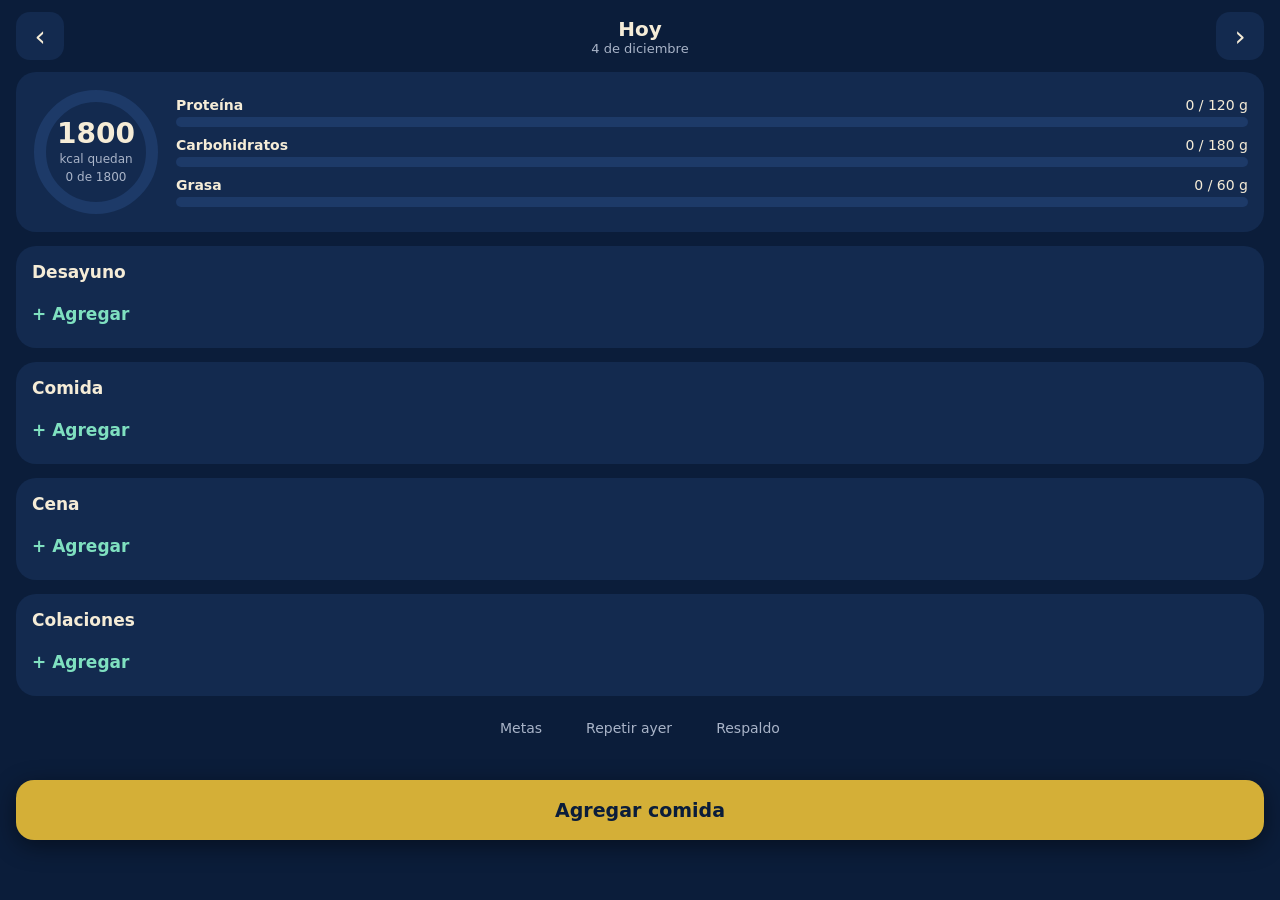
<file: index.html>
<!doctype html>
<html lang="es">
<head>
<meta charset="utf-8">
<meta name="viewport" content="width=device-width,initial-scale=1,viewport-fit=cover">
<title>Karen Macros</title>
<meta name="description" content="Cuenta calorías y macros del día">
<meta name="theme-color" content="#0b1d3a">
<meta name="apple-mobile-web-app-capable" content="yes">
<meta name="mobile-web-app-capable" content="yes">
<meta name="apple-mobile-web-app-status-bar-style" content="black-translucent">
<meta name="apple-mobile-web-app-title" content="Macros">
<link rel="manifest" href="manifest.json">
<link rel="apple-touch-icon" href="icon-180.png">
<link rel="icon" href="icon-192.png">
<style>
:root{
  --navy:#0b1d3a;--navy2:#132a4f;--navy3:#1d3a68;--linea:#2a4778;
  --gold:#d4af37;--mint:#7fe0c0;--cream:#f5ecd7;--muted:#a9b4c8;--rojo:#ff8a7a;
  --prot:#7fe0c0;--carb:#d4af37;--gras:#e8a0bf;
}
*{box-sizing:border-box;-webkit-tap-highlight-color:transparent}
html,body{margin:0;background:var(--navy);color:var(--cream);
  font-family:-apple-system,BlinkMacSystemFont,"Segoe UI",system-ui,sans-serif;font-size:17px}
body{padding:calc(env(safe-area-inset-top) + 8px) 16px calc(env(safe-area-inset-bottom) + 140px)}
button{font:inherit;color:inherit;border:0;background:none;cursor:pointer}
input{font:inherit;font-size:17px}
.muted{color:var(--muted)}
.top{display:flex;align-items:center;justify-content:space-between;margin:4px 0 12px}
.top .nav{width:48px;height:48px;font-size:28px;border-radius:14px;background:var(--navy2)}
.fecha{font-weight:700;font-size:20px;text-align:center}
.fecha small{display:block;font-weight:400;font-size:13px;color:var(--muted)}
.card{background:var(--navy2);border-radius:20px;padding:16px;margin-bottom:14px}
.resumen{display:flex;gap:16px;align-items:center}
.anillo{position:relative;width:128px;height:128px;flex:none}
.anillo svg{transform:rotate(-90deg)}
.anillo .centro{position:absolute;inset:0;display:flex;flex-direction:column;align-items:center;justify-content:center;text-align:center}
.anillo .num{font-size:28px;font-weight:800;line-height:1}
.anillo .lbl{font-size:12px;color:var(--muted);margin-top:4px}
.barras{flex:1;min-width:0;display:flex;flex-direction:column;gap:10px}
.barra .fila{display:flex;justify-content:space-between;font-size:14px;margin-bottom:4px}
.barra .fila b{font-weight:600}
.barra .riel{height:10px;border-radius:5px;background:var(--navy3);overflow:hidden}
.barra .lleno{height:100%;border-radius:5px}
.comida h2{display:flex;justify-content:space-between;align-items:baseline;font-size:17px;margin:0 0 8px}
.comida h2 span{font-size:14px;font-weight:400;color:var(--muted)}
.reg{display:flex;justify-content:space-between;align-items:center;gap:10px;width:100%;text-align:left;
  padding:10px 0;border-top:1px solid var(--linea)}
.reg .n{font-weight:600}
.reg .d{font-size:13px;color:var(--muted)}
.reg .k{font-weight:700;white-space:nowrap}
.mas-chico{margin-top:6px;color:var(--mint);font-weight:600;padding:8px 0}
.abajo{display:flex;justify-content:center;gap:24px;margin-top:8px}
.abajo button{color:var(--muted);font-size:14px;padding:10px}
.principal{display:block;width:100%;height:60px;border-radius:18px;background:var(--gold);color:var(--navy);
  font-weight:800;font-size:19px}
.flota{position:fixed;left:16px;right:16px;width:auto;bottom:calc(env(safe-area-inset-bottom) + 60px);z-index:5;
  box-shadow:0 6px 24px rgba(0,0,0,.45)}
.sec{display:block;width:100%;height:52px;border-radius:16px;background:var(--navy3);font-weight:600;margin-top:10px}
.peligro{color:var(--rojo)}
/* hoja */
.hoja{position:fixed;inset:0;z-index:10;background:var(--navy);overflow-y:auto;-webkit-overflow-scrolling:touch;
  padding:calc(env(safe-area-inset-top) + 8px) 16px calc(env(safe-area-inset-bottom) + 80px)}
.hoja[hidden]{display:none}
.hoja-top{display:flex;align-items:center;justify-content:space-between;margin-bottom:12px}
.hoja-top b{font-size:19px}
.hoja-top button{min-width:72px;height:44px;color:var(--mint);font-weight:600;text-align:left}
.hoja-top span{min-width:72px}
.chips{display:flex;gap:8px;flex-wrap:wrap;margin-bottom:12px}
.chip{padding:10px 14px;border-radius:999px;background:var(--navy2);font-size:15px}
.chip.on{background:var(--mint);color:var(--navy);font-weight:700}
.buscar{width:100%;height:52px;border-radius:14px;border:1px solid var(--linea);background:var(--navy2);
  color:var(--cream);padding:0 14px;outline:none}
.buscar:focus{border-color:var(--mint)}
.grupo{font-size:13px;color:var(--gold);text-transform:uppercase;letter-spacing:.06em;margin:16px 0 4px}
.ali{display:flex;justify-content:space-between;align-items:center;gap:10px;width:100%;text-align:left;
  padding:12px 0;border-bottom:1px solid var(--linea)}
.ali .d{font-size:13px;color:var(--muted)}
.ali .k{white-space:nowrap;color:var(--muted);font-size:14px}
.cant{display:flex;align-items:center;justify-content:center;gap:24px;margin:20px 0}
.cant button{width:64px;height:64px;border-radius:50%;background:var(--navy3);font-size:32px}
.cant .q{font-size:40px;font-weight:800;min-width:90px;text-align:center}
.macros4{display:grid;grid-template-columns:repeat(4,1fr);gap:8px;margin:16px 0 20px;text-align:center}
.macros4 div{background:var(--navy2);border-radius:14px;padding:10px 4px}
.macros4 b{display:block;font-size:20px}
.macros4 span{font-size:12px;color:var(--muted)}
.campo{display:block;margin-bottom:12px}
.campo span{display:block;font-size:14px;color:var(--muted);margin-bottom:4px}
.campo input{width:100%;height:50px;border-radius:12px;border:1px solid var(--linea);background:var(--navy2);
  color:var(--cream);padding:0 12px;outline:none}
.campo input:focus{border-color:var(--mint)}
.dos{display:grid;grid-template-columns:1fr 1fr;gap:10px}
.nota{font-size:14px;color:var(--muted);line-height:1.4}
.aviso{position:fixed;left:50%;transform:translateX(-50%);top:calc(env(safe-area-inset-top) + 12px);z-index:20;
  background:var(--mint);color:var(--navy);font-weight:700;padding:10px 18px;border-radius:999px;font-size:15px}
.vacio{color:var(--muted);font-size:14px;padding:4px 0}
</style>
</head>
<body>
<main id="app"></main>
<button class="principal flota" data-a="agregar">Agregar comida</button>
<section class="hoja" id="hoja" hidden></section>
<div class="aviso" id="aviso" hidden></div>

<script>
'use strict';
// Valores aproximados por porción: [id, nombre, porción, kcal, proteína, carbohidratos, grasa, grupo]
const BASE = [
  ['huevo','Huevo entero','1 pieza',72,6.3,0.4,4.8,'Proteínas'],
  ['clara','Clara de huevo','1 pieza',17,3.6,0.2,0.1,'Proteínas'],
  ['pechuga','Pechuga de pollo cocida','100 g',165,31,0,3.6,'Proteínas'],
  ['muslo','Muslo de pollo sin piel cocido','100 g',180,25,0,8.2,'Proteínas'],
  ['bistec','Bistec de res cocido','100 g',200,29,0,9,'Proteínas'],
  ['molida','Carne molida 90/10 cocida','100 g',217,26,0,12,'Proteínas'],
  ['lomo','Lomo de cerdo cocido','100 g',190,29,0,7.5,'Proteínas'],
  ['atun','Atún en agua (drenado)','1 lata (120 g)',130,29,0,1,'Proteínas'],
  ['salmon','Salmón cocido','100 g',206,22,0,12,'Proteínas'],
  ['tilapia','Pescado blanco (tilapia) cocido','100 g',128,26,0,2.7,'Proteínas'],
  ['camaron','Camarón cocido','100 g',99,24,0.2,0.3,'Proteínas'],
  ['jamon','Jamón de pavo','2 rebanadas (40 g)',45,7,1.5,1,'Proteínas'],
  ['salchicha','Salchicha de pavo','1 pieza',90,5.5,1.5,7,'Proteínas'],
  ['whey','Proteína en polvo','1 scoop (30 g)',120,24,3,1.5,'Proteínas'],
  ['panela','Queso panela','30 g',75,5.4,0.9,5.4,'Lácteos'],
  ['oaxaca','Queso Oaxaca','30 g',95,7,0.5,7,'Lácteos'],
  ['cottage','Queso cottage','½ taza (113 g)',111,12.6,3.8,4.9,'Lácteos'],
  ['griego','Yogur griego natural sin azúcar','150 g',90,15,5.5,0.6,'Lácteos'],
  ['yogur','Yogur natural entero','1 taza',150,8.5,11.4,8,'Lácteos'],
  ['leche','Leche entera','1 taza (240 ml)',150,8,12,8,'Lácteos'],
  ['lechedes','Leche descremada','1 taza (240 ml)',83,8.3,12,0.2,'Lácteos'],
  ['almendra','Leche de almendra sin azúcar','1 taza (240 ml)',35,1,1.5,2.5,'Lácteos'],
  ['tortilla','Tortilla de maíz','1 pieza',64,1.7,13.4,0.8,'Cereales'],
  ['harina','Tortilla de harina','1 pieza',120,3.2,20,3,'Cereales'],
  ['bolillo','Bolillo','1 pieza',165,5.4,32,1.4,'Cereales'],
  ['panblanco','Pan de caja blanco','1 rebanada',67,2.3,12.6,0.8,'Cereales'],
  ['panint','Pan integral','1 rebanada',70,3.5,12,1,'Cereales'],
  ['arroz','Arroz blanco cocido','1 taza',205,4.3,44.5,0.4,'Cereales'],
  ['pasta','Pasta cocida','1 taza',220,8.1,43,1.3,'Cereales'],
  ['avena','Avena en hojuelas (cruda)','½ taza (40 g)',150,5.3,27,2.6,'Cereales'],
  ['granola','Granola','¼ taza (30 g)',135,3,20,5,'Cereales'],
  ['papa','Papa cocida','1 mediana',130,2.9,30,0.2,'Cereales'],
  ['camote','Camote cocido','1 taza',180,4,41,0.3,'Cereales'],
  ['frijol','Frijoles de olla','1 taza',227,15.2,40.8,0.9,'Leguminosas'],
  ['refritos','Frijoles refritos','½ taza',140,7,18,4.5,'Leguminosas'],
  ['platano','Plátano','1 mediano',105,1.3,27,0.4,'Frutas'],
  ['manzana','Manzana','1 mediana',95,0.5,25,0.3,'Frutas'],
  ['naranja','Naranja','1 mediana',62,1.2,15.4,0.2,'Frutas'],
  ['papaya','Papaya','1 taza',62,0.7,15.7,0.4,'Frutas'],
  ['fresas','Fresas','1 taza',48,1,11.5,0.5,'Frutas'],
  ['mango','Mango','1 taza',99,1.4,25,0.6,'Frutas'],
  ['sandia','Sandía','1 taza',46,0.9,11.5,0.2,'Frutas'],
  ['uvas','Uvas','1 taza',104,1.1,27,0.2,'Frutas'],
  ['aguacate','Aguacate','½ pieza',112,1.4,6,10.3,'Grasas'],
  ['brocoli','Brócoli cocido','1 taza',55,3.7,11.2,0.6,'Verduras'],
  ['ensalada','Ensalada verde (lechuga)','2 tazas',10,0.9,2,0.1,'Verduras'],
  ['jitomate','Jitomate','1 pieza',22,1.1,4.8,0.2,'Verduras'],
  ['calabacita','Calabacita cocida','1 taza',27,2,4.9,0.6,'Verduras'],
  ['nopales','Nopales cocidos','1 taza',22,2,4.9,0.1,'Verduras'],
  ['zanahoria','Zanahoria','1 pieza',25,0.6,6,0.1,'Verduras'],
  ['pepino','Pepino','1 taza',18,0.8,4.3,0.1,'Verduras'],
  ['aceite','Aceite (oliva o vegetal)','1 cucharada',120,0,0,14,'Grasas'],
  ['mantequilla','Mantequilla','1 cucharada',102,0.1,0,11.5,'Grasas'],
  ['mayonesa','Mayonesa','1 cucharada',94,0.1,0.1,10.3,'Grasas'],
  ['crema_cac','Crema de cacahuate','1 cucharada',95,3.5,3.5,8,'Grasas'],
  ['almendras','Almendras','28 g (23 piezas)',164,6,6.1,14.2,'Grasas'],
  ['nueces','Nueces','28 g',185,4.3,3.9,18.5,'Grasas'],
  ['cacahuates','Cacahuates','28 g',161,7.3,4.6,14,'Grasas'],
  ['pastor','Taco al pastor','1 pieza',150,8,14,7,'Platillos'],
  ['taco_bistec','Taco de bistec','1 pieza',140,9,13,6,'Platillos'],
  ['quesadilla','Quesadilla de queso (maíz)','1 pieza',180,8,15,10,'Platillos'],
  ['torta','Torta de jamón','1 pieza',450,20,55,16,'Platillos'],
  ['tamal','Tamal (verde o rojo)','1 pieza',280,8,30,14,'Platillos'],
  ['chilaquiles','Chilaquiles rojos con crema','1 plato',450,12,45,25,'Platillos'],
  ['pozole','Pozole rojo','1 plato',350,25,35,12,'Platillos'],
  ['sopa_pasta','Sopa de pasta','1 taza',120,4,20,2.5,'Platillos'],
  ['pizza','Pizza de pepperoni','1 rebanada grande',300,12,34,13,'Platillos'],
  ['hamburguesa','Hamburguesa con queso','1 pieza',300,15,33,12,'Platillos'],
  ['cafe','Café con leche entera','1 taza',75,4,6,4,'Bebidas'],
  ['jugo','Jugo de naranja','1 vaso (240 ml)',112,1.7,26,0.5,'Bebidas'],
  ['refresco','Refresco de cola','1 lata (355 ml)',140,0,39,0,'Bebidas'],
  ['cerveza','Cerveza','1 lata (355 ml)',153,1.6,12.6,0,'Bebidas'],
  ['cerveza_l','Cerveza light','1 lata (355 ml)',103,0.9,5.8,0,'Bebidas'],
  ['concha','Concha (pan dulce)','1 pieza',300,6,45,11,'Dulces'],
  ['maria','Galletas María','6 piezas',130,2,22,4,'Dulces'],
  ['chocolate','Chocolate de leche','1 barra (40 g)',215,3,24,12,'Dulces'],
  ['azucar','Azúcar','1 cucharadita',16,0,4,0,'Dulces'],
  ['miel','Miel','1 cucharada',64,0.1,17.3,0,'Dulces'],
].map(([id,n,por,k,p,c,g,gr])=>({id,n,por,k,p,c,g,gr}));

const COMIDAS = [['desayuno','Desayuno'],['comida','Comida'],['cena','Cena'],['colaciones','Colaciones']];
const CLAVE = 'karen-macros-v1';
const $ = s => document.querySelector(s);
const app = $('#app'), hoja = $('#hoja');

let S = cargar();
let dia = hoy();
let H = {}; // estado de la hoja abierta

function cargar(){
  try{ const s = JSON.parse(localStorage.getItem(CLAVE)); if(s && s.v===1) return s; }catch(e){}
  return {v:1, metas:{k:1800,p:120,c:180,g:60}, dias:{}, mios:[], usos:{}};
}
// Guarda y comprueba leyendo de vuelta; solo confirma con "ok" si de verdad quedó guardado.
function guardar(ok){
  try{
    const txt=JSON.stringify(S); localStorage.setItem(CLAVE, txt);
    if(localStorage.getItem(CLAVE)!==txt) throw 0;
  }catch(e){ aviso('⚠️ No se pudo guardar. Haz un respaldo.', 5000); return false; }
  if(ok) aviso(ok);
  return true;
}
function hoy(){ const d=new Date(); return clave(d); }
function clave(d){ return d.getFullYear()+'-'+String(d.getMonth()+1).padStart(2,'0')+'-'+String(d.getDate()).padStart(2,'0'); }
function deClave(k){ const [a,m,d]=k.split('-').map(Number); return new Date(a,m-1,d); }
function esc(s){ return String(s).replace(/[&<>"']/g,c=>({'&':'&amp;','<':'&lt;','>':'&gt;','"':'&quot;',"'":'&#39;'}[c])); }
function r0(x){ return Math.round(x); }
function r1(x){ return Math.round(x*10)/10; }
function sinAcentos(s){ return s.normalize('NFD').replace(/[̀-ͯ]/g,'').toLowerCase(); }
function fmtQ(q){ const e=Math.floor(q), f=q-e; const fr = f===0.5?'½':f===0.25?'¼':f===0.75?'¾':(f?String(r1(f)).slice(1):''); return (e||!fr? e:'')+fr; }
function todos(){ return [...S.mios, ...BASE]; }
function buscarAli(id){ return todos().find(a=>a.id===id); }
function regsDia(){ return S.dias[dia] || []; }
function totales(regs){
  return regs.reduce((t,r)=>({k:t.k+r.k*r.q, p:t.p+r.p*r.q, c:t.c+r.c*r.q, g:t.g+r.g*r.q}), {k:0,p:0,c:0,g:0});
}
function comidaPorHora(){ const h=new Date().getHours(); return h<11?'desayuno':h<17?'comida':h<19?'colaciones':'cena'; }
function aviso(t,ms){ const a=$('#aviso'); a.textContent=t; a.hidden=false; clearTimeout(aviso.t); aviso.t=setTimeout(()=>a.hidden=true,ms||1800); }

function etiquetaDia(){
  const d=deClave(dia), h=deClave(hoy()), dif=Math.round((d-h)/864e5);
  const nombre = dif===0?'Hoy':dif===-1?'Ayer':dif===1?'Mañana':d.toLocaleDateString('es-MX',{weekday:'long'});
  const fecha = d.toLocaleDateString('es-MX',{day:'numeric',month:'long'});
  return `${nombre[0].toUpperCase()+nombre.slice(1)}<small>${fecha}</small>`;
}

function anillo(v,meta){
  const R=56, L=2*Math.PI*R, f=Math.min(v/(meta||1),1), pasado=v>meta;
  const resta=r0(meta-v);
  return `<div class="anillo">
    <svg width="128" height="128"><circle cx="64" cy="64" r="${R}" fill="none" stroke="var(--navy3)" stroke-width="12"/>
    ${f>0?`<circle cx="64" cy="64" r="${R}" fill="none" stroke="${pasado?'var(--rojo)':'var(--gold)'}" stroke-width="12"
      stroke-linecap="round" stroke-dasharray="${L*f} ${L}"/>`:''}</svg>
    <div class="centro"><div class="num">${Math.abs(resta)}</div><div class="lbl">${resta>=0?'kcal quedan':'kcal de más'}</div>
    <div class="lbl">${r0(v)} de ${meta}</div></div></div>`;
}
function barra(nom,v,meta,col){
  const f=Math.min(v/(meta||1),1)*100;
  return `<div class="barra"><div class="fila"><b>${nom}</b><span>${r0(v)} / ${meta} g</span></div>
    <div class="riel"><div class="lleno" style="width:${f}%;background:${v>meta*1.05?'var(--rojo)':`var(--${col})`}"></div></div></div>`;
}

function render(){
  const regs=regsDia(), t=totales(regs), M=S.metas;
  app.innerHTML = `
  <header class="top">
    <button class="nav" data-a="dia" data-d="-1" aria-label="Día anterior">‹</button>
    <div class="fecha" data-a="hoy">${etiquetaDia()}</div>
    <button class="nav" data-a="dia" data-d="1" aria-label="Día siguiente">›</button>
  </header>
  <section class="card resumen">
    ${anillo(t.k,M.k)}
    <div class="barras">${barra('Proteína',t.p,M.p,'prot')}${barra('Carbohidratos',t.c,M.c,'carb')}${barra('Grasa',t.g,M.g,'gras')}</div>
  </section>
  ${COMIDAS.map(([id,nom])=>{
    const rs=regs.filter(r=>r.m===id), tk=totales(rs).k;
    return `<section class="card comida"><h2>${nom}<span>${rs.length?r0(tk)+' kcal':''}</span></h2>
      ${rs.map(r=>`<button class="reg" data-a="editar" data-id="${r.id}">
        <div><div class="n">${esc(r.n)}</div><div class="d">${fmtQ(r.q)} × ${esc(r.por)} · P ${r0(r.p*r.q)} · C ${r0(r.c*r.q)} · G ${r0(r.g*r.q)}</div></div>
        <div class="k">${r0(r.k*r.q)}</div></button>`).join('')}
      <button class="mas-chico" data-a="agregar" data-m="${id}">+ Agregar</button></section>`;
  }).join('')}
  <nav class="abajo"><button data-a="metas">Metas</button><button data-a="copiar">Repetir ayer</button><button data-a="respaldo">Respaldo</button></nav>`;
}

// ---------- Hoja: agregar ----------
function abrirHoja(html){ hoja.innerHTML=html; hoja.hidden=false; hoja.scrollTop=0; document.body.style.overflow='hidden'; }
function cerrarHoja(){ hoja.hidden=true; hoja.innerHTML=''; document.body.style.overflow=''; H={}; render(); }

function chipsComida(){
  return `<div class="chips">${COMIDAS.map(([id,nom])=>`<button class="chip ${H.m===id?'on':''}" data-a="elegirM" data-m="${id}">${nom}</button>`).join('')}</div>`;
}
function vistaBuscar(){
  abrirHoja(`<div class="hoja-top"><button data-a="cerrar">Cerrar</button><b>Agregar</b><span></span></div>
    <div id="chipsM">${chipsComida()}</div>
    <input class="buscar" id="q" type="search" placeholder="Buscar alimento…" autocomplete="off" value="${esc(H.busca||'')}">
    <div id="lista"></div>
    <button class="sec" data-a="nuevo">+ Alimento nuevo</button>`);
  $('#q').addEventListener('input',e=>{ H.busca=e.target.value; pintarLista(); });
  pintarLista();
}
function filaAli(a){
  return `<button class="ali" data-a="elegir" data-id="${esc(a.id)}"><div><div>${esc(a.n)}${a.mio?' <span class="muted">· mío</span>':''}</div>
    <div class="d">${esc(a.por)} · P ${r1(a.p)} · C ${r1(a.c)} · G ${r1(a.g)}</div></div><div class="k">${r0(a.k)} kcal</div></button>`;
}
function pintarLista(){
  const q=sinAcentos(H.busca||'').trim(), L=todos();
  let html='';
  if(q){
    const r=L.filter(a=>sinAcentos(a.n).includes(q));
    html = r.length? r.map(filaAli).join('') : `<p class="vacio">No está en la lista. Agrégalo con “Alimento nuevo”.</p>`;
  }else{
    const frec=Object.entries(S.usos).sort((a,b)=>b[1]-a[1]).map(([id])=>buscarAli(id)).filter(Boolean).slice(0,8);
    if(frec.length) html+=`<div class="grupo">Frecuentes</div>`+frec.map(filaAli).join('');
    if(S.mios.length) html+=`<div class="grupo">Mis alimentos</div>`+S.mios.map(filaAli).join('');
    const grupos=[...new Set(BASE.map(a=>a.gr))];
    for(const g of grupos) html+=`<div class="grupo">${g}</div>`+BASE.filter(a=>a.gr===g).map(filaAli).join('');
  }
  $('#lista').innerHTML=html;
}

// ---------- Hoja: cantidad ----------
function vistaCantidad(){
  const a=H.ali, q=H.q;
  abrirHoja(`<div class="hoja-top"><button data-a="${H.editId?'cerrar':'volver'}">${H.editId?'Cerrar':'‹ Lista'}</button><b>${H.editId?'Editar':'Cantidad'}</b><span></span></div>
    <div style="font-size:21px;font-weight:700">${esc(a.n)}</div>
    <div class="muted">Porción: ${esc(a.por)}</div>
    <div class="cant"><button data-a="q" data-d="-0.5" aria-label="Menos">−</button><div class="q">${fmtQ(q)}</div><button data-a="q" data-d="0.5" aria-label="Más">+</button></div>
    <div class="chips" style="justify-content:center">${[0.5,1,1.5,2,3].map(v=>`<button class="chip ${q===v?'on':''}" data-a="qfija" data-v="${v}">${fmtQ(v)}</button>`).join('')}</div>
    <div class="macros4">
      <div><b>${r0(a.k*q)}</b><span>kcal</span></div>
      <div><b style="color:var(--prot)">${r0(a.p*q)}</b><span>Proteína</span></div>
      <div><b style="color:var(--carb)">${r0(a.c*q)}</b><span>Carbos</span></div>
      <div><b style="color:var(--gras)">${r0(a.g*q)}</b><span>Grasa</span></div>
    </div>
    ${chipsComida()}
    <button class="principal" data-a="confirmar">${H.editId?'Guardar':'Agregar'}</button>
    ${H.editId?`<button class="sec peligro" data-a="borrar">Borrar de ${COMIDAS.find(c=>c[0]===H.m)[1].toLowerCase()}</button>`:''}`);
}

// ---------- Hoja: alimento nuevo ----------
function vistaNuevo(){
  abrirHoja(`<div class="hoja-top"><button data-a="volver">‹ Lista</button><b>Alimento nuevo</b><span></span></div>
    <label class="campo"><span>Nombre</span><input id="nN" value="${esc(H.busca||'')}" placeholder="Ej. Barra de proteína"></label>
    <label class="campo"><span>Porción</span><input id="nPor" placeholder="Ej. 1 pieza, 100 g, 1 taza"></label>
    <div class="dos">
      <label class="campo"><span>Proteína (g)</span><input id="nP" inputmode="decimal"></label>
      <label class="campo"><span>Carbohidratos (g)</span><input id="nC" inputmode="decimal"></label>
      <label class="campo"><span>Grasa (g)</span><input id="nG" inputmode="decimal"></label>
      <label class="campo"><span>Calorías</span><input id="nK" inputmode="decimal" placeholder="Se calcula sola"></label>
    </div>
    <p class="nota">Copia los datos de la etiqueta. Si dejas las calorías vacías, se calculan con los macros (4 · 4 · 9).</p>
    <button class="principal" data-a="guardarNuevo">Guardar y seguir</button>`);
  $('#nN').focus();
}
function num(id){ const v=parseFloat(($(id).value||'').replace(',','.')); return isFinite(v)&&v>=0?v:0; }

// ---------- Hoja: metas ----------
function vistaMetas(){
  const M=S.metas;
  abrirHoja(`<div class="hoja-top"><button data-a="cerrar">Cerrar</button><b>Metas del día</b><span></span></div>
    <label class="campo"><span>Calorías</span><input id="mK" inputmode="numeric" value="${M.k}"></label>
    <div class="dos">
      <label class="campo"><span>Proteína (g)</span><input id="mP" inputmode="numeric" value="${M.p}"></label>
      <label class="campo"><span>Carbohidratos (g)</span><input id="mC" inputmode="numeric" value="${M.c}"></label>
      <label class="campo"><span>Grasa (g)</span><input id="mG" inputmode="numeric" value="${M.g}"></label>
    </div>
    <p class="nota" id="mNota"></p>
    <button class="principal" data-a="guardarMetas">Guardar metas</button>`);
  const nota=()=>{ const k=num('#mP')*4+num('#mC')*4+num('#mG')*9;
    $('#mNota').textContent=`Tus macros suman ${r0(k)} kcal. Conviene que se acerquen a la meta de calorías.`; };
  hoja.querySelectorAll('input').forEach(i=>i.addEventListener('input',nota)); nota();
}

// ---------- Hoja: respaldo ----------
function vistaRespaldo(){
  const nd=Object.keys(S.dias).filter(k=>S.dias[k].length).length;
  abrirHoja(`<div class="hoja-top"><button data-a="cerrar">Cerrar</button><b>Respaldo</b><span></span></div>
    <p class="nota">Todo se guarda solo en este teléfono (${nd} día${nd===1?'':'s'} con registros, ${S.mios.length} alimento${S.mios.length===1?'':'s'} propio${S.mios.length===1?'':'s'}). Haz un respaldo de vez en cuando y guárdalo en Archivos o mándatelo por WhatsApp.</p>
    <button class="principal" data-a="exportar">Guardar respaldo</button>
    <label class="sec" style="display:flex;align-items:center;justify-content:center">Recuperar respaldo
      <input type="file" id="imp" accept="application/json,.json" hidden></label>`);
  $('#imp').addEventListener('change',importar);
}
async function exportar(){
  const txt=JSON.stringify(S), nombre=`karen-macros-${hoy()}.json`;
  const f=new File([txt],nombre,{type:'application/json'});
  if(navigator.canShare && navigator.canShare({files:[f]})){
    try{ await navigator.share({files:[f],title:'Respaldo Karen Macros'}); return; }catch(e){ if(e.name==='AbortError') return; }
  }
  const a=document.createElement('a'); a.href=URL.createObjectURL(f); a.download=nombre; a.click();
  setTimeout(()=>URL.revokeObjectURL(a.href),5000);
}
function importar(e){
  const f=e.target.files[0]; if(!f) return;
  f.text().then(t=>{
    const s=JSON.parse(t);
    if(!s || s.v!==1 || typeof s.dias!=='object' || !s.metas || !Array.isArray(s.mios) || typeof s.usos!=='object') throw 0;
    if(!confirm('Esto reemplaza lo que hay en el teléfono con el respaldo. ¿Seguir?')) return;
    const antes=S; S=s;
    if(guardar('Respaldo recuperado')) cerrarHoja(); else { S=antes; guardar(); }
  }).catch(()=>aviso('Ese archivo no es un respaldo válido'));
}

// ---------- Acciones ----------
const A = {
  dia(b){ const d=deClave(dia); d.setDate(d.getDate()+Number(b.dataset.d)); dia=clave(d); render(); },
  hoy(){ dia=hoy(); render(); },
  agregar(b){ H={m:b.dataset.m||comidaPorHora(), busca:''}; vistaBuscar(); },
  elegirM(b){ H.m=b.dataset.m; hoja.querySelectorAll('[data-a="elegirM"]').forEach(c=>c.classList.toggle('on',c.dataset.m===H.m)); },
  cerrar: cerrarHoja,
  volver(){ vistaBuscar(); },
  elegir(b){ H.ali=buscarAli(b.dataset.id); H.q=1; H.editId=null; vistaCantidad(); },
  q(b){ H.q=Math.max(0.5, H.q+Number(b.dataset.d)); vistaCantidad(); },
  qfija(b){ H.q=Number(b.dataset.v); vistaCantidad(); },
  confirmar(){
    const a=H.ali, regs=S.dias[dia]||(S.dias[dia]=[]);
    if(H.editId){
      const r=regs.find(x=>x.id===H.editId); r.q=H.q; r.m=H.m;
    }else{
      regs.push({id:Date.now().toString(36)+Math.random().toString(36).slice(2,6), fid:a.id, n:a.n, por:a.por,
        k:a.k, p:a.p, c:a.c, g:a.g, q:H.q, m:H.m});
      S.usos[a.id]=(S.usos[a.id]||0)+1;
    }
    guardar(H.editId?'Guardado':'Agregado'); cerrarHoja();
  },
  editar(b){
    const r=regsDia().find(x=>x.id===b.dataset.id); if(!r) return;
    H={editId:r.id, m:r.m, q:r.q, ali:{id:r.fid,n:r.n,por:r.por,k:r.k,p:r.p,c:r.c,g:r.g}}; vistaCantidad();
  },
  borrar(){ S.dias[dia]=regsDia().filter(x=>x.id!==H.editId); guardar('Borrado'); cerrarHoja(); },
  nuevo(){ vistaNuevo(); },
  guardarNuevo(){
    const n=$('#nN').value.trim(); if(!n){ aviso('Falta el nombre'); return; }
    const p=num('#nP'), c=num('#nC'), g=num('#nG'); let k=num('#nK'); if(!k) k=p*4+c*4+g*9;
    const a={id:'m'+Date.now().toString(36), n, por:$('#nPor').value.trim()||'1 porción', k:r1(k), p, c, g, gr:'Mis alimentos', mio:true};
    S.mios.unshift(a); guardar(); H.ali=a; H.q=1; H.editId=null; vistaCantidad();
  },
  metas: vistaMetas,
  guardarMetas(){
    S.metas={k:r0(num('#mK'))||1800, p:r0(num('#mP')), c:r0(num('#mC')), g:r0(num('#mG'))};
    guardar('Metas guardadas'); cerrarHoja();
  },
  copiar(){
    const d=deClave(dia); d.setDate(d.getDate()-1); const ay=S.dias[clave(d)]||[];
    if(!ay.length){ aviso('El día anterior está vacío'); return; }
    if(!confirm(`¿Copiar los ${ay.length} alimentos del día anterior a este día?`)) return;
    const regs=S.dias[dia]||(S.dias[dia]=[]);
    ay.forEach((r,i)=>regs.push({...r, id:Date.now().toString(36)+i}));
    guardar('Copiado'); render();
  },
  respaldo: vistaRespaldo,
  exportar,
};
document.addEventListener('click',e=>{ const b=e.target.closest('[data-a]'); if(b && A[b.dataset.a]) A[b.dataset.a](b); });
// Si la app se queda abierta de un día para otro, regresa a "hoy" al volver.
let ultimoHoy=hoy();
document.addEventListener('visibilitychange',()=>{ if(!document.hidden && hoy()!==ultimoHoy){ if(dia===ultimoHoy) dia=hoy(); ultimoHoy=hoy(); if(hoja.hidden) render(); } });

render();
if(navigator.storage && navigator.storage.persist) navigator.storage.persist().catch(()=>{});
if('serviceWorker' in navigator) navigator.serviceWorker.register('sw.js').catch(()=>{});
</script>
</body>
</html>
</file>
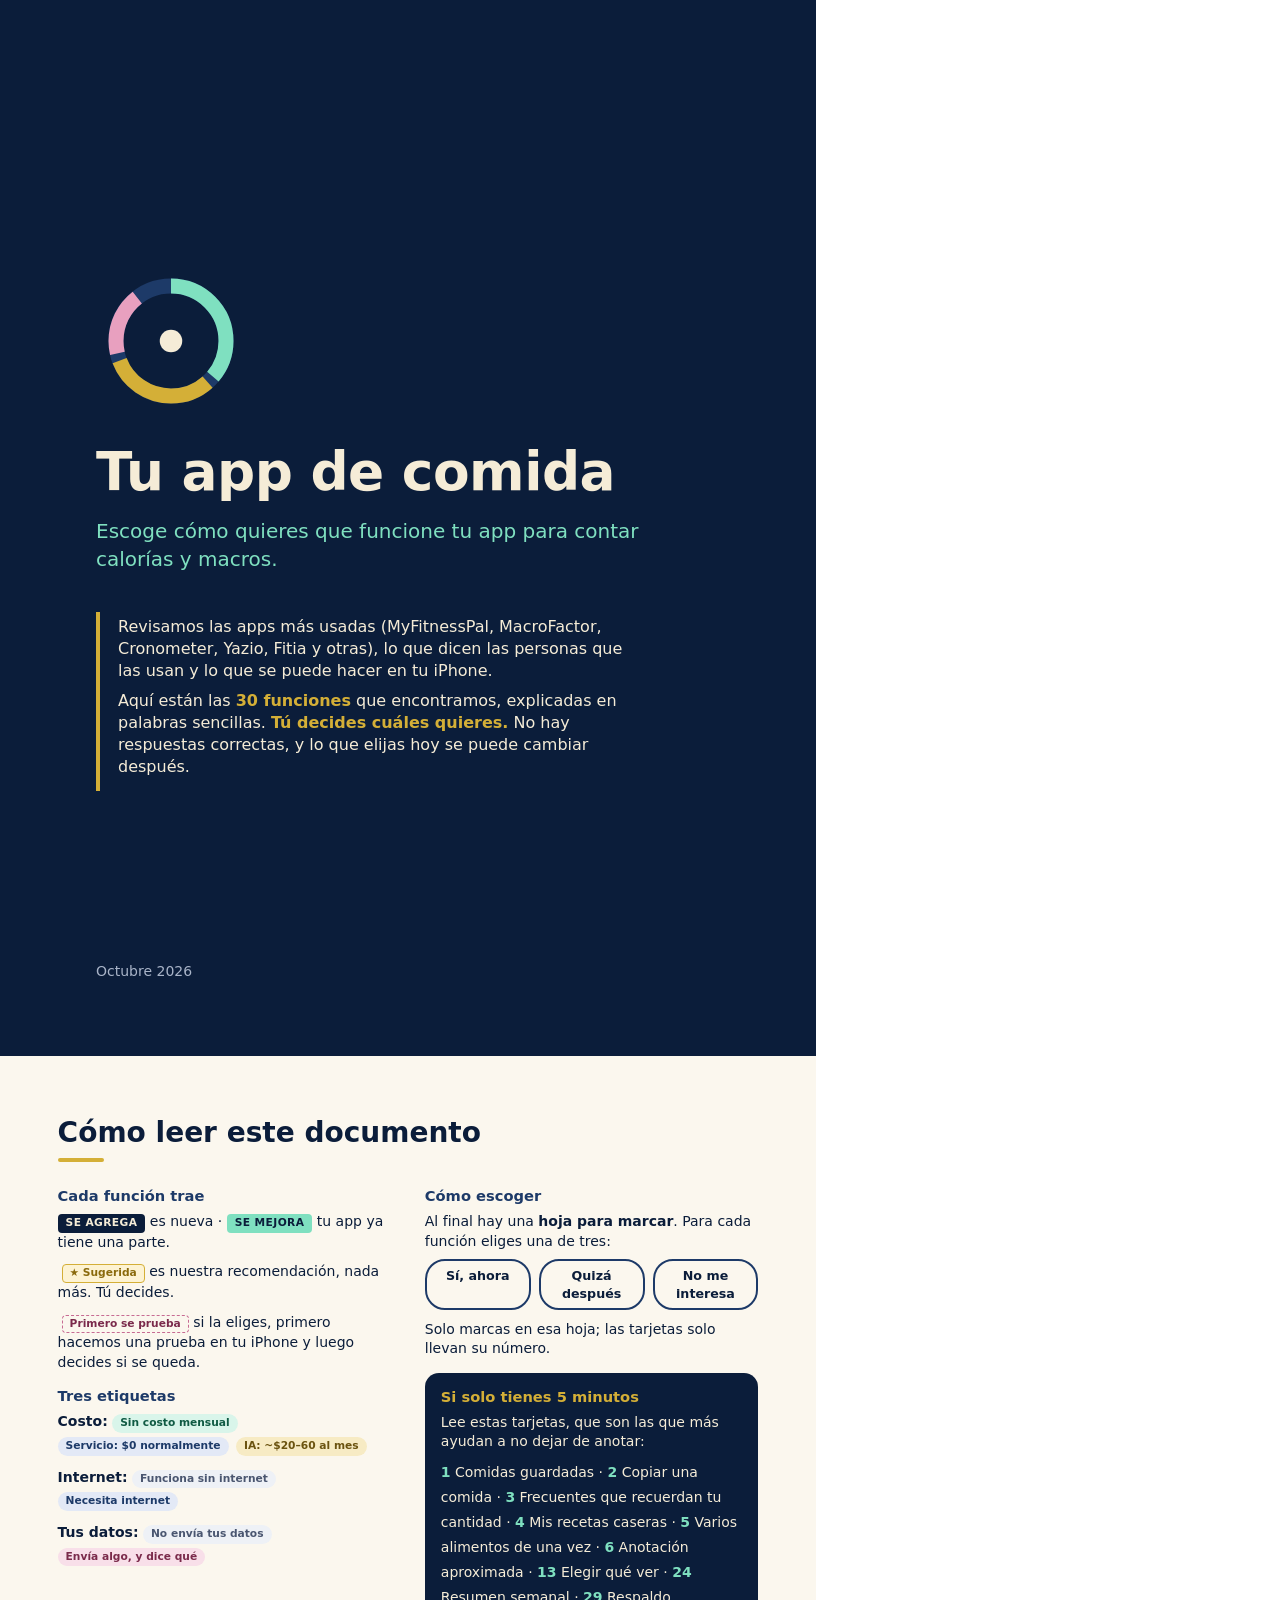
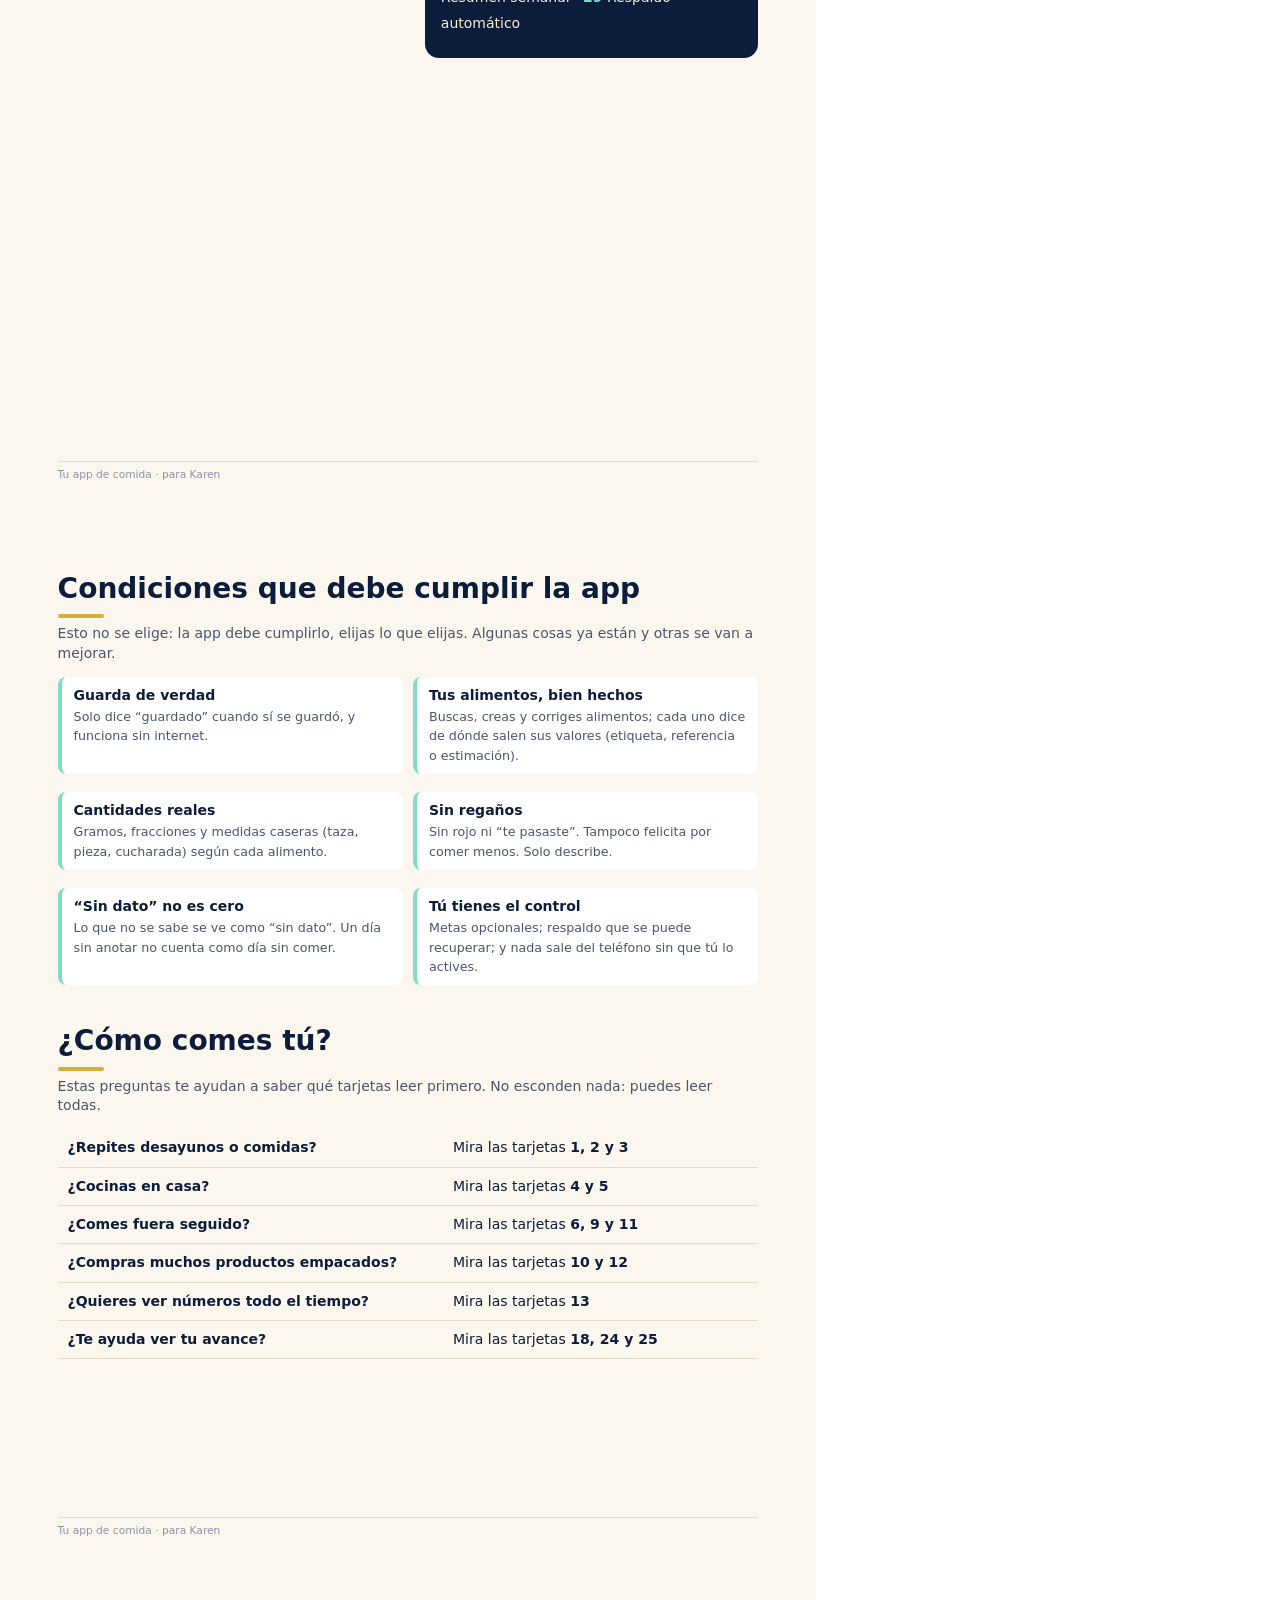
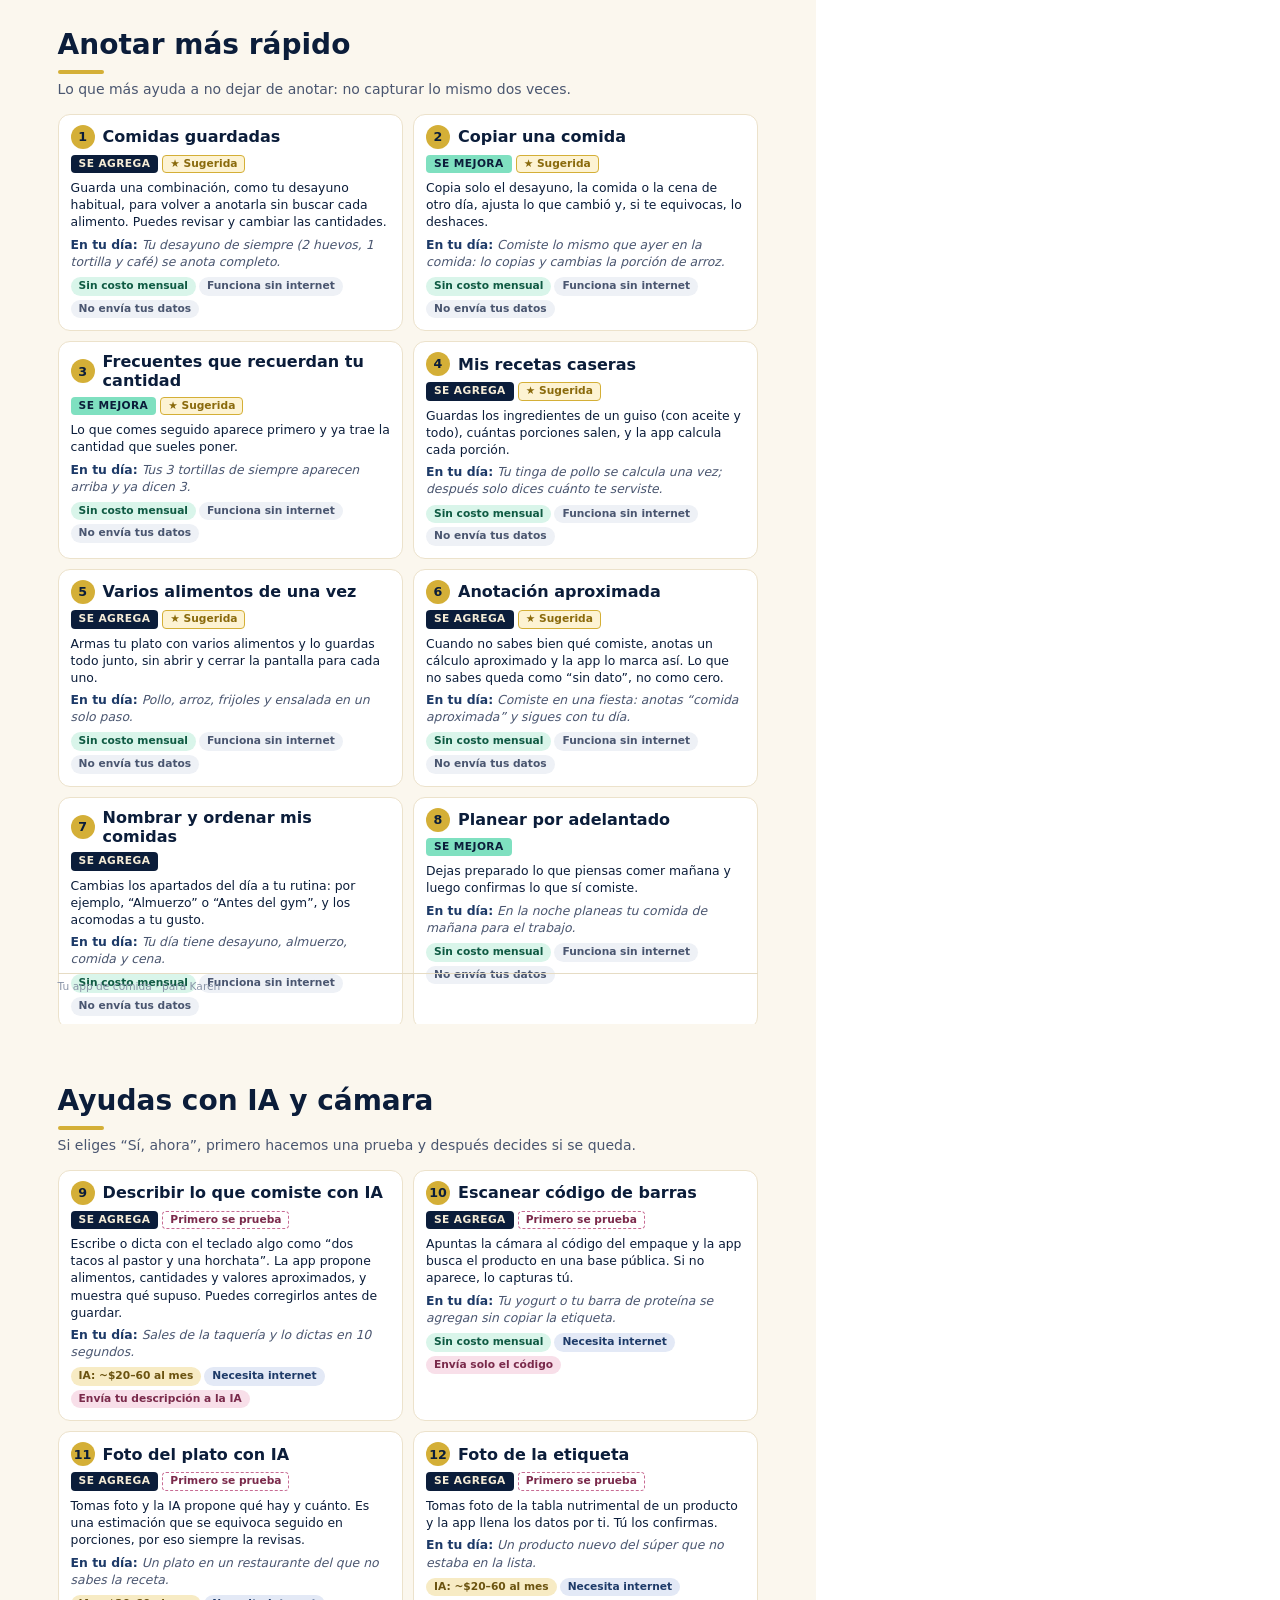
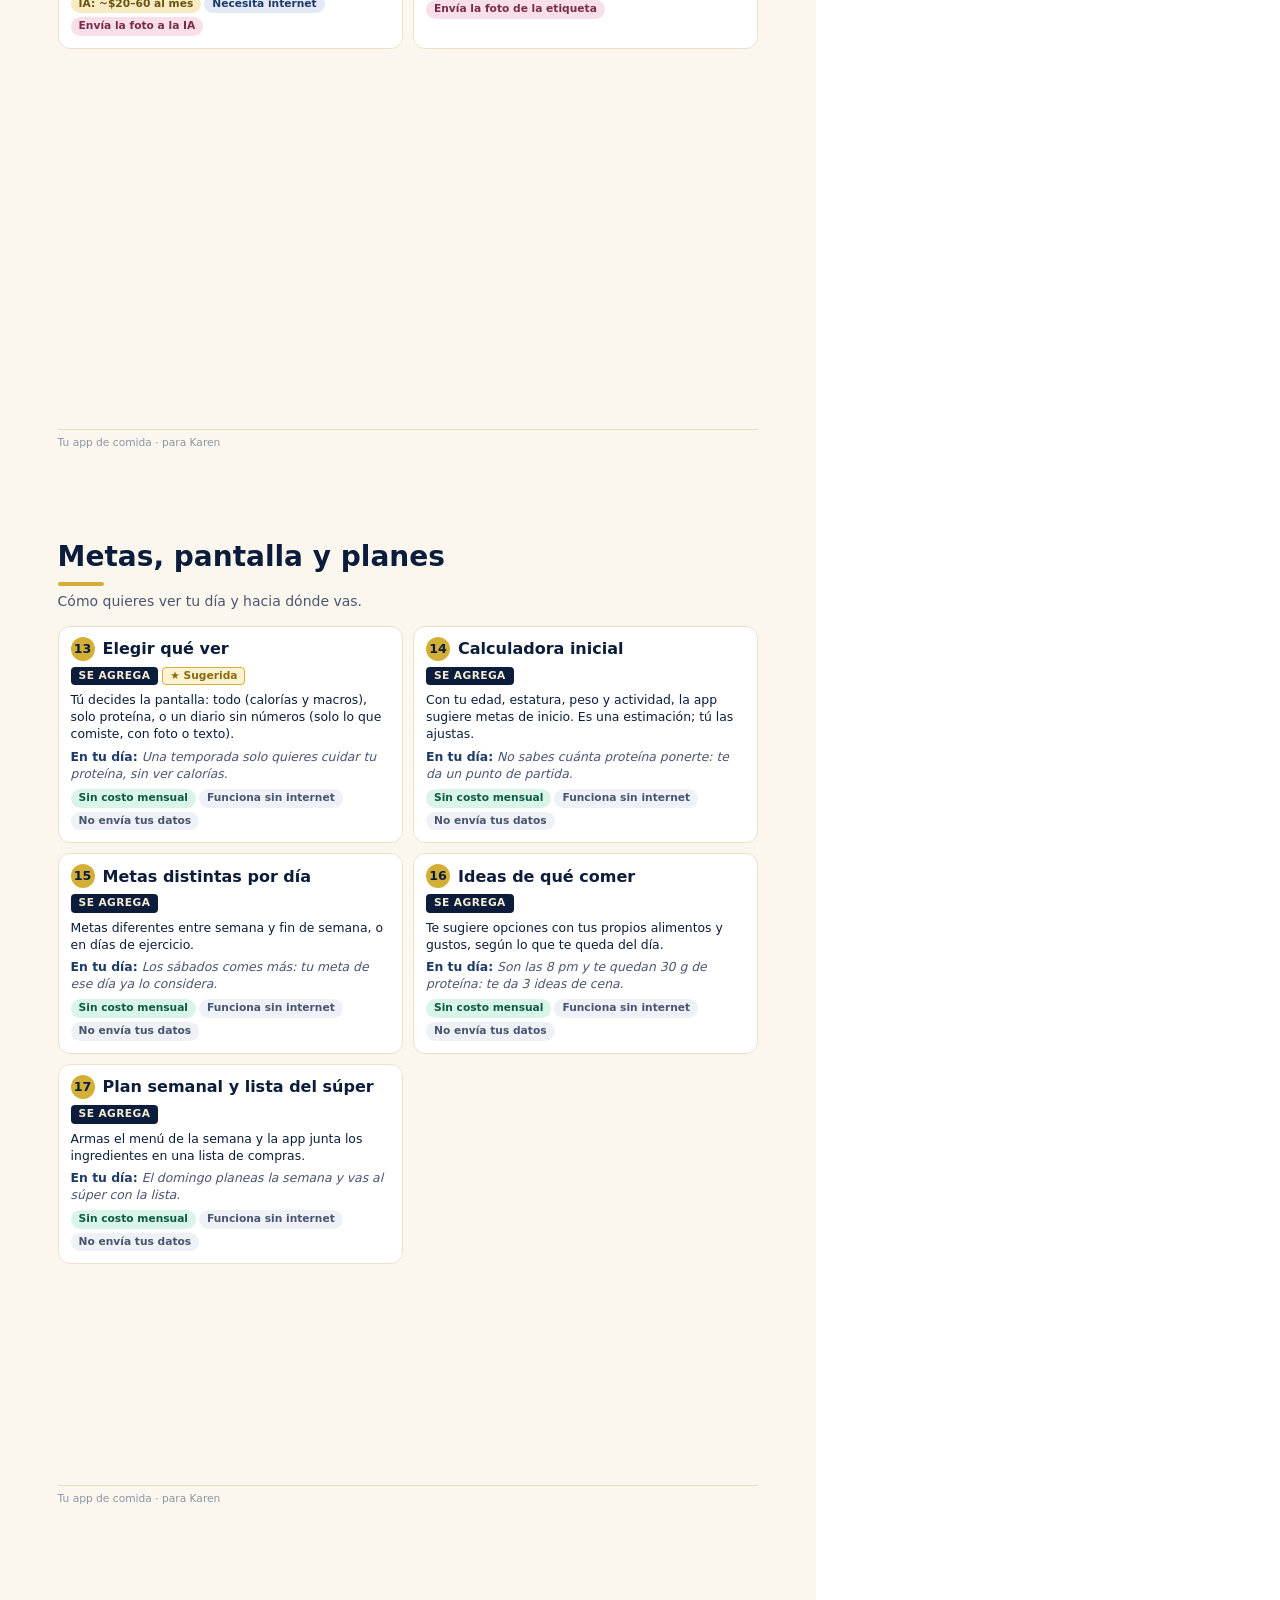
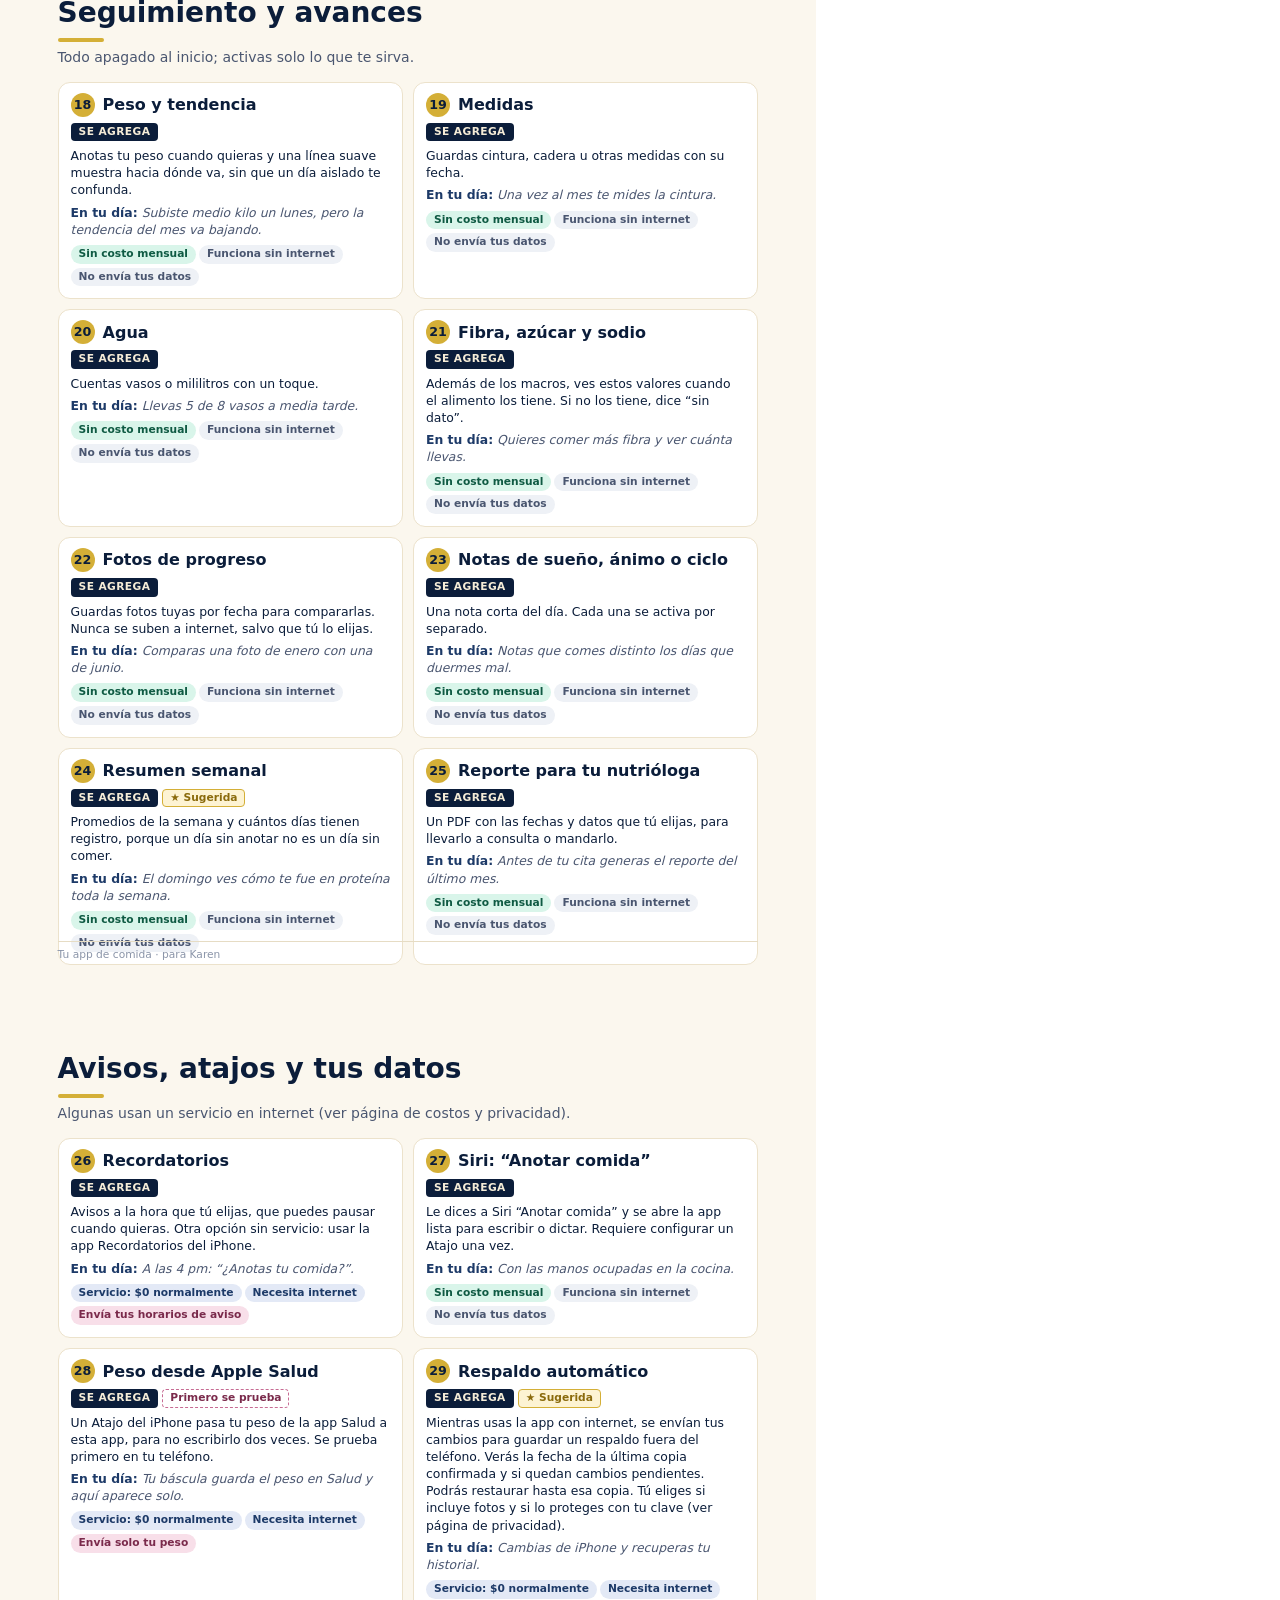
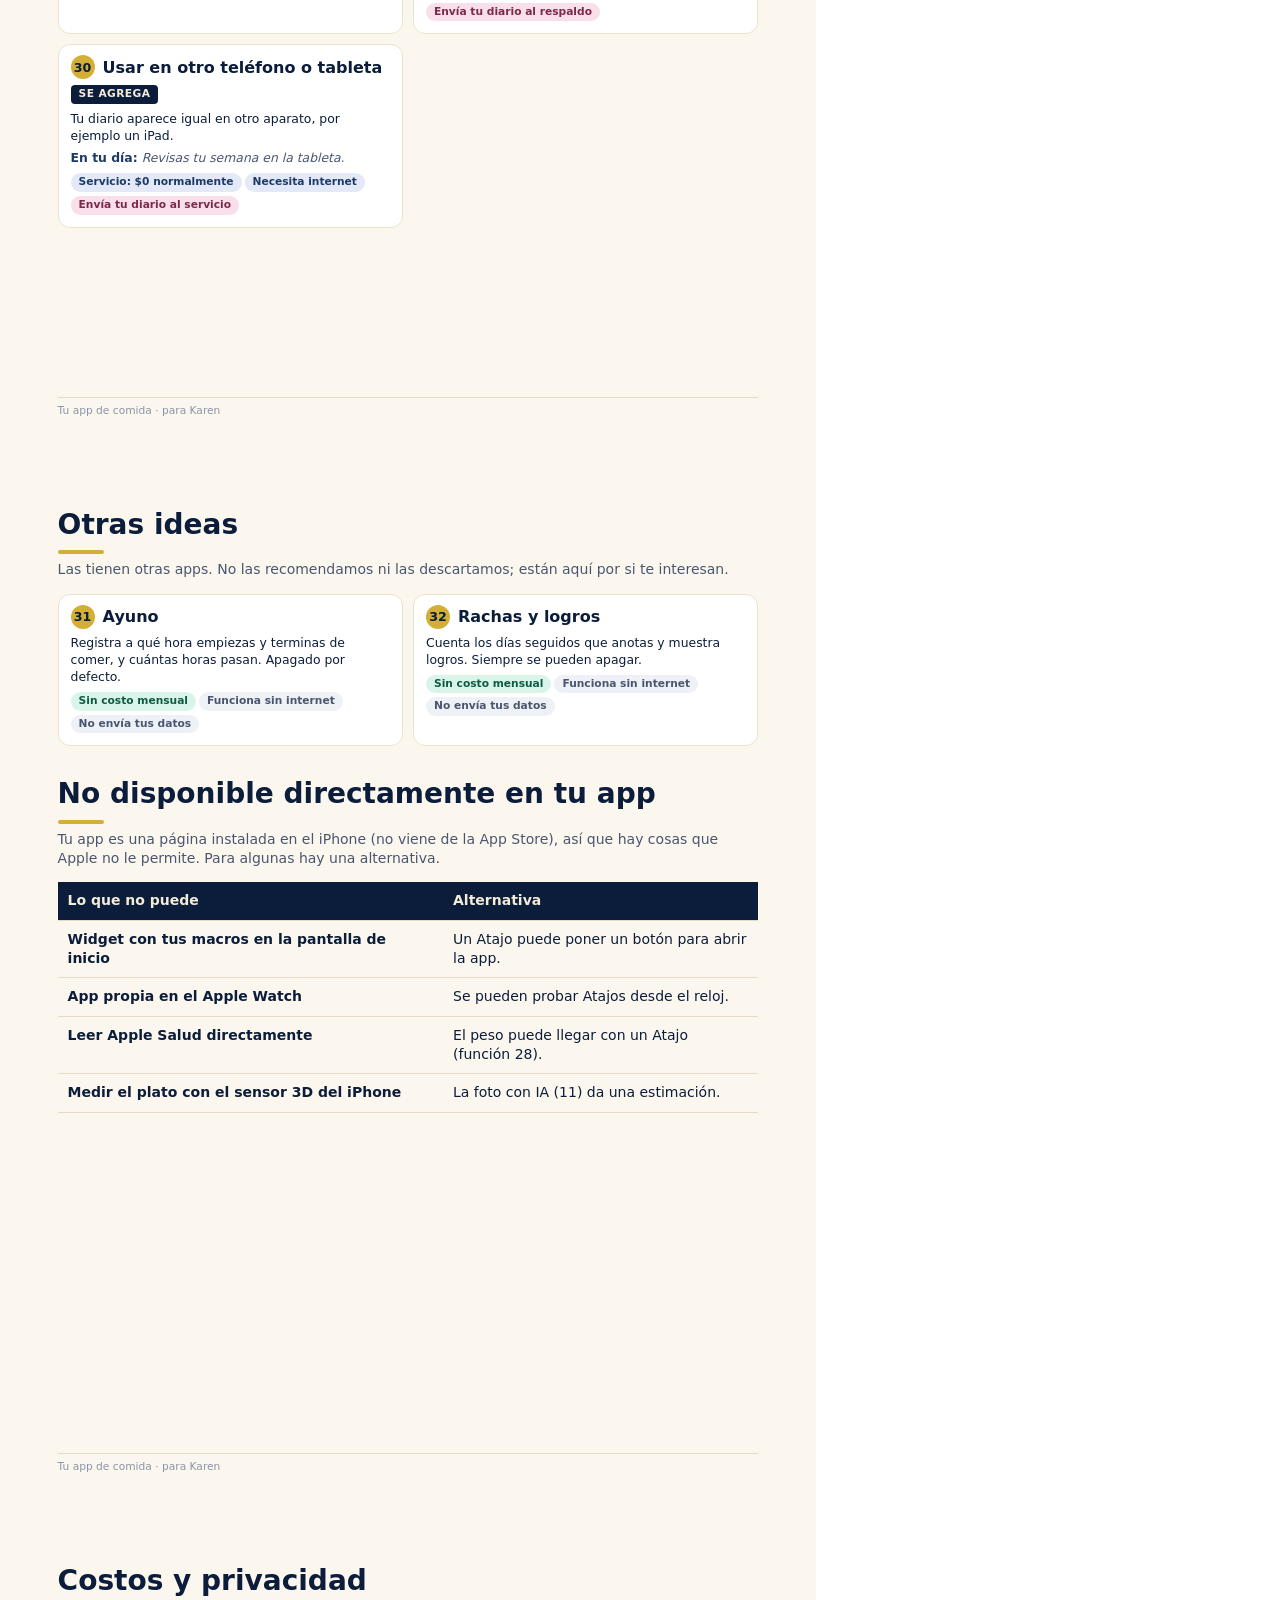
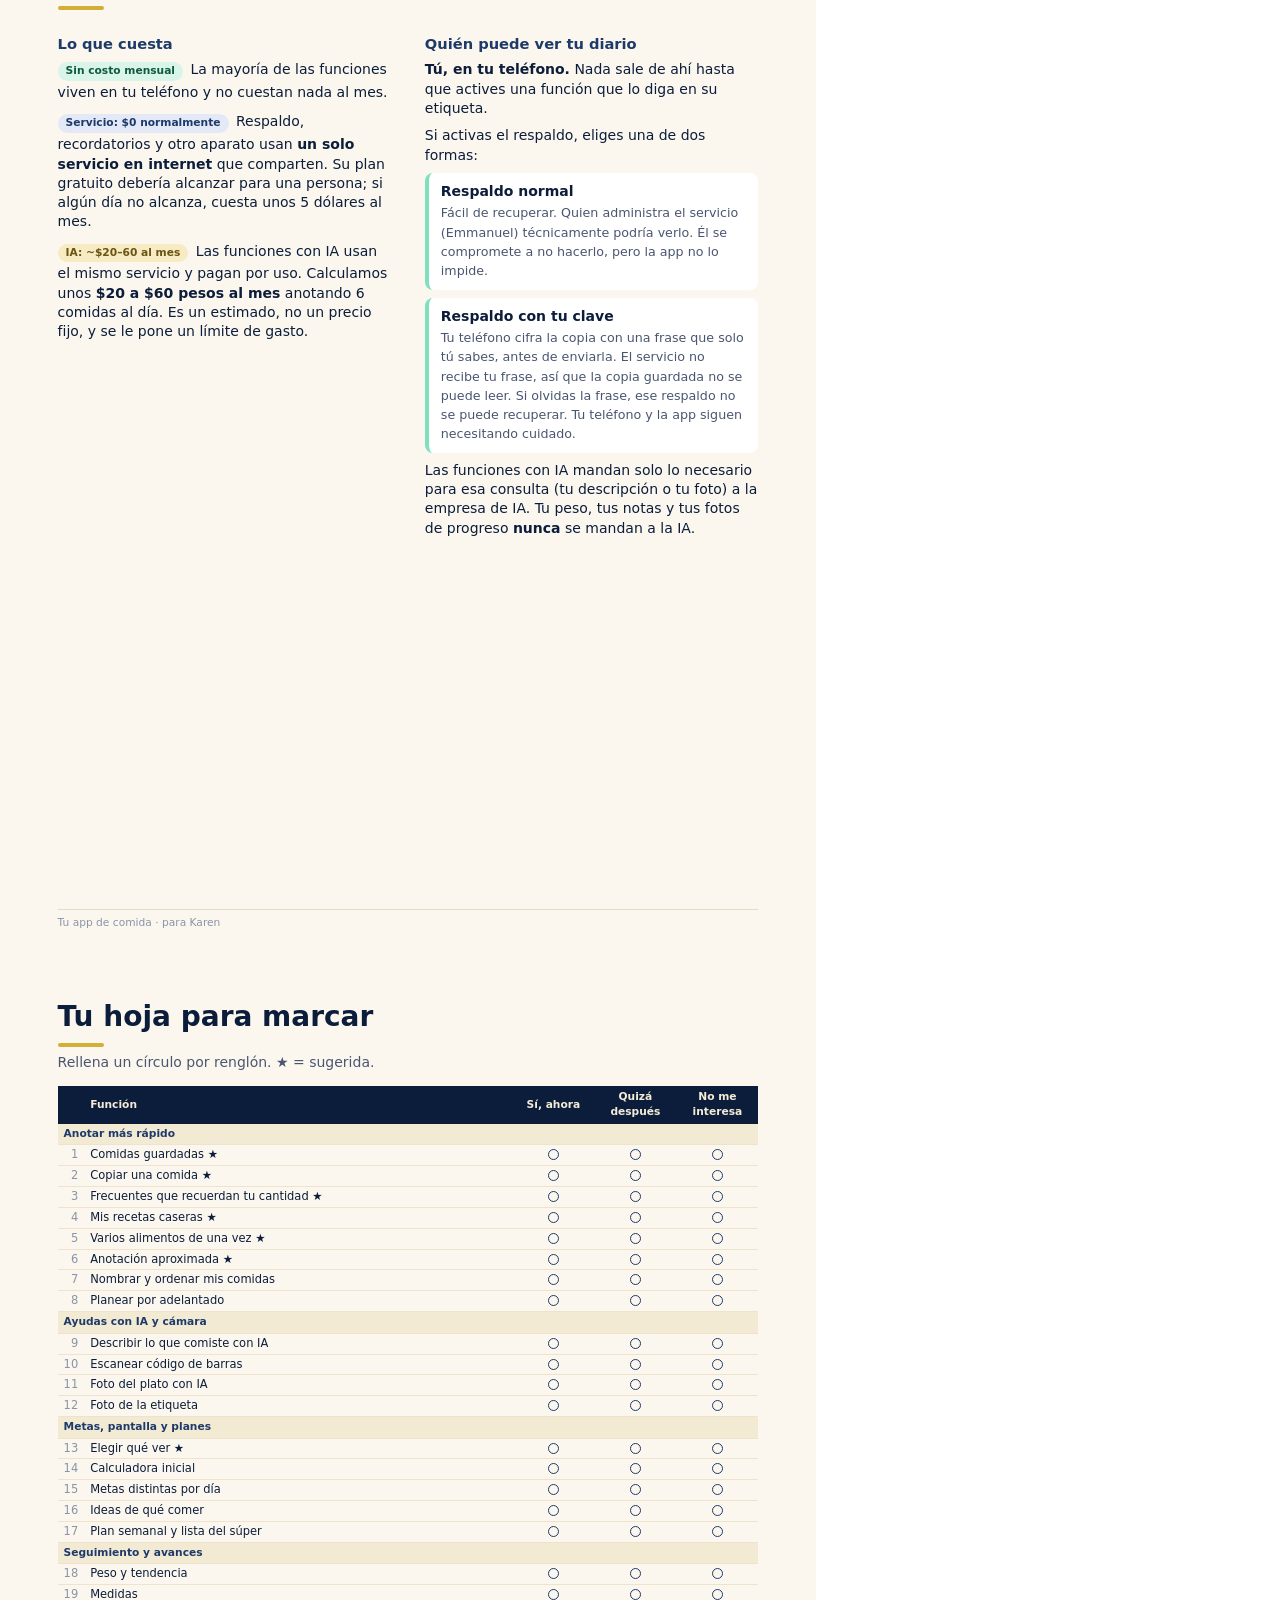
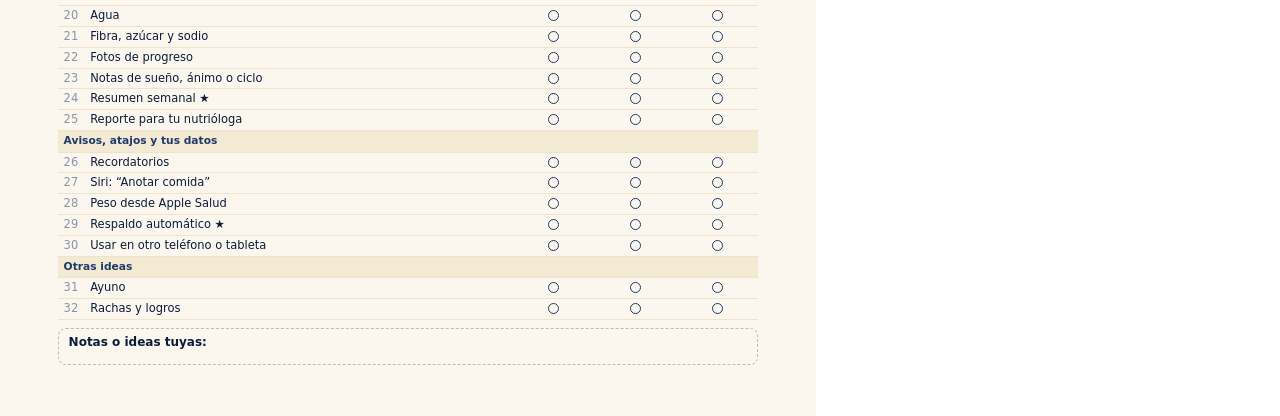
<file: docs/funciones-karen.html>
<!doctype html><html lang="es"><head><meta charset="utf-8"><title>Tu app de comida</title><style>@page { size: letter; margin: 0; }
* { box-sizing: border-box; }
html, body { margin: 0; padding: 0; }
body { font-family: "Segoe UI", system-ui, sans-serif; color: #0b1d3a; font-size: 10.5pt; line-height: 1.38;
  -webkit-print-color-adjust: exact; print-color-adjust: exact; }
.page { width: 8.5in; height: 11in; padding: 0.6in 0.6in 0.7in; position: relative; page-break-after: always;
  background: #fbf7ee; overflow: hidden; }
.page:last-child { page-break-after: auto; }
.pie { position: absolute; bottom: 0.3in; left: 0.6in; right: 0.6in; font-size: 8pt; color: #8a94a8;
  border-top: 1px solid #e6dcc4; padding-top: 6px; }
h1 { font-size: 40pt; margin: 0.15in 0 0.1in; letter-spacing: -0.5px; }
h2 { font-size: 21pt; margin: 0 0 4px; color: #0b1d3a; }
h2::after { content: ""; display: block; width: 46px; height: 4px; background: #d4af37; border-radius: 2px; margin-top: 6px; }
h2.mt { margin-top: 0.3in; }
h3 { font-size: 12pt; margin: 0; line-height: 1.2; }
h4 { font-size: 11pt; margin: 14px 0 6px; color: #1d3a68; }
p { margin: 0 0 8px; }
.intro { color: #4a5670; margin: 6px 0 14px; }

/* Portada */
.portada { background: #0b1d3a; color: #f5ecd7; display: flex; flex-direction: column; justify-content: center; padding: 1in; }
.portada h1 { color: #f5ecd7; }
.portada .sub { font-size: 15pt; color: #7fe0c0; margin-bottom: 0.4in; }
.portada-caja { border-left: 4px solid #d4af37; padding: 4px 0 4px 18px; font-size: 12pt; max-width: 5.6in; }
.portada-caja b { color: #d4af37; }
.portada .fecha { position: absolute; bottom: 0.7in; left: 1in; color: #a9b4c8; }

/* Columnas y listas */
.dos-col { display: grid; grid-template-columns: 1fr 1fr; gap: 0.35in; margin-top: 10px; }
.lista { padding-left: 0; list-style: none; margin: 0; }
.lista li { margin-bottom: 10px; }
.tres { display: flex; gap: 8px; margin: 8px 0 10px; }
.tres span { flex: 1; text-align: center; border: 2px solid #1d3a68; border-radius: 20px; padding: 6px 4px; font-weight: 600; font-size: 9.5pt; }
.caja-oro { background: #0b1d3a; color: #f5ecd7; border-radius: 14px; padding: 14px 16px; margin-top: 14px; }
.caja-oro h4 { color: #d4af37; margin-top: 0; }
.caja-oro .ruta { line-height: 1.8; }
.caja-oro .ruta b { color: #7fe0c0; }

/* Etiquetas */
.chip { display: inline-block; font-size: 8pt; padding: 2px 8px; border-radius: 10px; margin: 2px 3px 2px 0; font-weight: 600; white-space: nowrap; }
.chip.gratis { background: #d9f5ea; color: #0f5a43; }
.chip.serv { background: #e3e9f6; color: #1d3a68; }
.chip.ia { background: #f7ebc4; color: #6b5310; }
.chip.local { background: #eef1f6; color: #4a5670; }
.chip.red { background: #e3e9f6; color: #1d3a68; }
.chip.envia { background: #f8dfe9; color: #7a2a4b; }
.estado { display: inline-block; font-size: 8pt; font-weight: 700; padding: 2px 8px; border-radius: 4px; text-transform: uppercase; letter-spacing: .4px; }
.estado.nuevo { background: #0b1d3a; color: #f5ecd7; }
.estado.mejora { background: #7fe0c0; color: #0b1d3a; }
.estado.existe { background: #ddd; color: #333; }
.sug { display: inline-block; font-size: 8pt; font-weight: 700; color: #8a6a0c; background: #fdf3d3; border: 1px solid #d4af37; padding: 1px 7px; border-radius: 4px; margin-left: 4px; }
.prueba { display: inline-block; font-size: 8pt; font-weight: 700; color: #7a2a4b; border: 1px dashed #c76b93; padding: 1px 7px; border-radius: 4px; margin-left: 4px; }

/* Tarjetas */
.grid { display: grid; grid-template-columns: 1fr 1fr; gap: 10px; }
.card { background: #fff; border: 1px solid #ece2cb; border-radius: 12px; padding: 10px 12px; break-inside: avoid; font-size: 9.3pt; }
.card-top { display: flex; align-items: center; gap: 8px; margin-bottom: 5px; }
.num { flex: none; width: 24px; height: 24px; border-radius: 50%; background: #d4af37; color: #0b1d3a; font-weight: 800;
  display: flex; align-items: center; justify-content: center; font-size: 9.5pt; }
.marcas { margin-bottom: 6px; }
.card p { margin-bottom: 5px; }
.card .dia { color: #4a5670; font-style: italic; }
.card .dia b { font-style: normal; color: #1d3a68; }

/* Condiciones */
.conds { display: grid; grid-template-columns: 1fr 1fr; gap: 10px; }
.cond { background: #fff; border-left: 4px solid #7fe0c0; border-radius: 8px; padding: 9px 12px; margin-bottom: 8px; }
.cond b { display: block; margin-bottom: 2px; }
.cond span { color: #4a5670; font-size: 9.5pt; }

/* Tablas */
table { width: 100%; border-collapse: collapse; }
.preg td, .preg th { padding: 9px 10px; border-bottom: 1px solid #e6dcc4; text-align: left; vertical-align: top; }
.preg th { background: #0b1d3a; color: #f5ecd7; font-weight: 600; }
.preg tr td:first-child { font-weight: 600; width: 55%; }
.hoja { font-size: 8.6pt; }
.hoja th { background: #0b1d3a; color: #f5ecd7; padding: 4px 6px; font-size: 8pt; text-align: center; }
.hoja th:nth-child(2) { text-align: left; }
.hoja td { padding: 2px 6px; border-bottom: 1px solid #eee4cd; height: 16px; }
.hoja tr.g td { background: #f3ead4; font-weight: 700; color: #1d3a68; font-size: 8pt; padding: 3px 6px; }
.hoja td.n { width: 24px; color: #8a94a8; text-align: right; }
.hoja td.o { width: 82px; text-align: center; }
.hoja td.o i { display: inline-block; width: 11px; height: 11px; border: 1.5px solid #1d3a68; border-radius: 50%; vertical-align: middle; }
.resumen { padding-top: 0.4in; }
.notas { margin-top: 8px; border: 1px dashed #c9bb95; border-radius: 8px; height: 0.38in; padding: 5px 10px; font-size: 9pt; }
.resumen .pie { display: none; }
</style></head><body><section class="page portada">
  <div class="anillo"><svg viewBox="0 0 120 120" width="150" height="150">
    <circle cx="60" cy="60" r="44" fill="none" stroke="#1d3a68" stroke-width="12"/>
    <circle cx="60" cy="60" r="44" fill="none" stroke="#7fe0c0" stroke-width="12" stroke-dasharray="100 300" transform="rotate(-90 60 60)"/>
    <circle cx="60" cy="60" r="44" fill="none" stroke="#d4af37" stroke-width="12" stroke-dasharray="85 300" stroke-dashoffset="-106" transform="rotate(-90 60 60)"/>
    <circle cx="60" cy="60" r="44" fill="none" stroke="#e8a0bf" stroke-width="12" stroke-dasharray="50 300" stroke-dashoffset="-197" transform="rotate(-90 60 60)"/>
    <circle cx="60" cy="60" r="9" fill="#f5ecd7"/></svg></div>
  <h1>Tu app de comida</h1>
  <p class="sub">Escoge cómo quieres que funcione tu app para contar calorías y macros.</p>
  <div class="portada-caja">
    <p>Revisamos las apps más usadas (MyFitnessPal, MacroFactor, Cronometer, Yazio, Fitia y otras), lo que dicen las personas que las usan y lo que se puede hacer en tu iPhone.</p>
    <p>Aquí están las <b>30 funciones</b> que encontramos, explicadas en palabras sencillas. <b>Tú decides cuáles quieres.</b> No hay respuestas correctas, y lo que elijas hoy se puede cambiar después.</p>
  </div>
  <p class="fecha">Octubre 2026</p>
</section><section class="page "><h2>Cómo leer este documento</h2>
<div class="dos-col">
<div>
<h4>Cada función trae</h4>
<ul class="lista">
<li><span class="estado nuevo">Se agrega</span> es nueva · <span class="estado mejora">Se mejora</span> tu app ya tiene una parte.</li>
<li><span class="sug">★ Sugerida</span> es nuestra recomendación, nada más. Tú decides.</li>
<li><span class="prueba">Primero se prueba</span> si la eliges, primero hacemos una prueba en tu iPhone y luego decides si se queda.</li>
</ul>
<h4>Tres etiquetas</h4>
<ul class="lista">
<li><b>Costo:</b> <span class="chip gratis">Sin costo mensual</span> <span class="chip serv">Servicio: $0 normalmente</span> <span class="chip ia">IA: ~$20–60 al mes</span></li>
<li><b>Internet:</b> <span class="chip local">Funciona sin internet</span> <span class="chip red">Necesita internet</span></li>
<li><b>Tus datos:</b> <span class="chip local">No envía tus datos</span> <span class="chip envia">Envía algo, y dice qué</span></li>
</ul>
</div>
<div>
<h4>Cómo escoger</h4>
<p>Al final hay una <b>hoja para marcar</b>. Para cada función eliges una de tres:</p>
<div class="tres"><span>Sí, ahora</span><span>Quizá después</span><span>No me interesa</span></div>
<p>Solo marcas en esa hoja; las tarjetas solo llevan su número.</p>
<div class="caja-oro"><h4>Si solo tienes 5 minutos</h4>
<p>Lee estas tarjetas, que son las que más ayudan a no dejar de anotar:</p>
<p class="ruta"><b>1</b> Comidas guardadas · <b>2</b> Copiar una comida · <b>3</b> Frecuentes que recuerdan tu cantidad · <b>4</b> Mis recetas caseras · <b>5</b> Varios alimentos de una vez · <b>6</b> Anotación aproximada · <b>13</b> Elegir qué ver · <b>24</b> Resumen semanal · <b>29</b> Respaldo automático</p></div>
</div></div><div class="pie">Tu app de comida · para Karen</div></section><section class="page "><h2>Condiciones que debe cumplir la app</h2>
<p class="intro">Esto no se elige: la app debe cumplirlo, elijas lo que elijas. Algunas cosas ya están y otras se van a mejorar.</p>
<div class="conds"><div class="cond"><b>Guarda de verdad</b><span>Solo dice “guardado” cuando sí se guardó, y funciona sin internet.</span></div><div class="cond"><b>Tus alimentos, bien hechos</b><span>Buscas, creas y corriges alimentos; cada uno dice de dónde salen sus valores (etiqueta, referencia o estimación).</span></div><div class="cond"><b>Cantidades reales</b><span>Gramos, fracciones y medidas caseras (taza, pieza, cucharada) según cada alimento.</span></div><div class="cond"><b>Sin regaños</b><span>Sin rojo ni “te pasaste”. Tampoco felicita por comer menos. Solo describe.</span></div><div class="cond"><b>“Sin dato” no es cero</b><span>Lo que no se sabe se ve como “sin dato”. Un día sin anotar no cuenta como día sin comer.</span></div><div class="cond"><b>Tú tienes el control</b><span>Metas opcionales; respaldo que se puede recuperar; y nada sale del teléfono sin que tú lo actives.</span></div></div>
<h2 class="mt">¿Cómo comes tú?</h2>
<p class="intro">Estas preguntas te ayudan a saber qué tarjetas leer primero. No esconden nada: puedes leer todas.</p>
<table class="preg"><tr><td>¿Repites desayunos o comidas?</td><td>Mira las tarjetas <b>1, 2 y 3</b></td></tr><tr><td>¿Cocinas en casa?</td><td>Mira las tarjetas <b>4 y 5</b></td></tr><tr><td>¿Comes fuera seguido?</td><td>Mira las tarjetas <b>6, 9 y 11</b></td></tr><tr><td>¿Compras muchos productos empacados?</td><td>Mira las tarjetas <b>10 y 12</b></td></tr><tr><td>¿Quieres ver números todo el tiempo?</td><td>Mira las tarjetas <b>13</b></td></tr><tr><td>¿Te ayuda ver tu avance?</td><td>Mira las tarjetas <b>18, 24 y 25</b></td></tr></table><div class="pie">Tu app de comida · para Karen</div></section><section class="page "><h2>Anotar más rápido</h2><p class="intro">Lo que más ayuda a no dejar de anotar: no capturar lo mismo dos veces.</p><div class="grid"><div class="card">
  <div class="card-top"><span class="num">1</span><h3>Comidas guardadas</h3></div>
  <div class="marcas"><span class="estado nuevo">Se agrega</span><span class="sug">★ Sugerida</span></div>
  <p>Guarda una combinación, como tu desayuno habitual, para volver a anotarla sin buscar cada alimento. Puedes revisar y cambiar las cantidades.</p>
  <p class="dia"><b>En tu día:</b> Tu desayuno de siempre (2 huevos, 1 tortilla y café) se anota completo.</p>
  <div class="chips"><span class="chip gratis">Sin costo mensual</span><span class="chip local">Funciona sin internet</span><span class="chip local">No envía tus datos</span></div>
</div><div class="card">
  <div class="card-top"><span class="num">2</span><h3>Copiar una comida</h3></div>
  <div class="marcas"><span class="estado mejora">Se mejora</span><span class="sug">★ Sugerida</span></div>
  <p>Copia solo el desayuno, la comida o la cena de otro día, ajusta lo que cambió y, si te equivocas, lo deshaces.</p>
  <p class="dia"><b>En tu día:</b> Comiste lo mismo que ayer en la comida: lo copias y cambias la porción de arroz.</p>
  <div class="chips"><span class="chip gratis">Sin costo mensual</span><span class="chip local">Funciona sin internet</span><span class="chip local">No envía tus datos</span></div>
</div><div class="card">
  <div class="card-top"><span class="num">3</span><h3>Frecuentes que recuerdan tu cantidad</h3></div>
  <div class="marcas"><span class="estado mejora">Se mejora</span><span class="sug">★ Sugerida</span></div>
  <p>Lo que comes seguido aparece primero y ya trae la cantidad que sueles poner.</p>
  <p class="dia"><b>En tu día:</b> Tus 3 tortillas de siempre aparecen arriba y ya dicen 3.</p>
  <div class="chips"><span class="chip gratis">Sin costo mensual</span><span class="chip local">Funciona sin internet</span><span class="chip local">No envía tus datos</span></div>
</div><div class="card">
  <div class="card-top"><span class="num">4</span><h3>Mis recetas caseras</h3></div>
  <div class="marcas"><span class="estado nuevo">Se agrega</span><span class="sug">★ Sugerida</span></div>
  <p>Guardas los ingredientes de un guiso (con aceite y todo), cuántas porciones salen, y la app calcula cada porción.</p>
  <p class="dia"><b>En tu día:</b> Tu tinga de pollo se calcula una vez; después solo dices cuánto te serviste.</p>
  <div class="chips"><span class="chip gratis">Sin costo mensual</span><span class="chip local">Funciona sin internet</span><span class="chip local">No envía tus datos</span></div>
</div><div class="card">
  <div class="card-top"><span class="num">5</span><h3>Varios alimentos de una vez</h3></div>
  <div class="marcas"><span class="estado nuevo">Se agrega</span><span class="sug">★ Sugerida</span></div>
  <p>Armas tu plato con varios alimentos y lo guardas todo junto, sin abrir y cerrar la pantalla para cada uno.</p>
  <p class="dia"><b>En tu día:</b> Pollo, arroz, frijoles y ensalada en un solo paso.</p>
  <div class="chips"><span class="chip gratis">Sin costo mensual</span><span class="chip local">Funciona sin internet</span><span class="chip local">No envía tus datos</span></div>
</div><div class="card">
  <div class="card-top"><span class="num">6</span><h3>Anotación aproximada</h3></div>
  <div class="marcas"><span class="estado nuevo">Se agrega</span><span class="sug">★ Sugerida</span></div>
  <p>Cuando no sabes bien qué comiste, anotas un cálculo aproximado y la app lo marca así. Lo que no sabes queda como “sin dato”, no como cero.</p>
  <p class="dia"><b>En tu día:</b> Comiste en una fiesta: anotas “comida aproximada” y sigues con tu día.</p>
  <div class="chips"><span class="chip gratis">Sin costo mensual</span><span class="chip local">Funciona sin internet</span><span class="chip local">No envía tus datos</span></div>
</div><div class="card">
  <div class="card-top"><span class="num">7</span><h3>Nombrar y ordenar mis comidas</h3></div>
  <div class="marcas"><span class="estado nuevo">Se agrega</span></div>
  <p>Cambias los apartados del día a tu rutina: por ejemplo, “Almuerzo” o “Antes del gym”, y los acomodas a tu gusto.</p>
  <p class="dia"><b>En tu día:</b> Tu día tiene desayuno, almuerzo, comida y cena.</p>
  <div class="chips"><span class="chip gratis">Sin costo mensual</span><span class="chip local">Funciona sin internet</span><span class="chip local">No envía tus datos</span></div>
</div><div class="card">
  <div class="card-top"><span class="num">8</span><h3>Planear por adelantado</h3></div>
  <div class="marcas"><span class="estado mejora">Se mejora</span></div>
  <p>Dejas preparado lo que piensas comer mañana y luego confirmas lo que sí comiste.</p>
  <p class="dia"><b>En tu día:</b> En la noche planeas tu comida de mañana para el trabajo.</p>
  <div class="chips"><span class="chip gratis">Sin costo mensual</span><span class="chip local">Funciona sin internet</span><span class="chip local">No envía tus datos</span></div>
</div></div><div class="pie">Tu app de comida · para Karen</div></section><section class="page "><h2>Ayudas con IA y cámara</h2><p class="intro">Si eliges “Sí, ahora”, primero hacemos una prueba y después decides si se queda.</p><div class="grid"><div class="card">
  <div class="card-top"><span class="num">9</span><h3>Describir lo que comiste con IA</h3></div>
  <div class="marcas"><span class="estado nuevo">Se agrega</span><span class="prueba">Primero se prueba</span></div>
  <p>Escribe o dicta con el teclado algo como “dos tacos al pastor y una horchata”. La app propone alimentos, cantidades y valores aproximados, y muestra qué supuso. Puedes corregirlos antes de guardar.</p>
  <p class="dia"><b>En tu día:</b> Sales de la taquería y lo dictas en 10 segundos.</p>
  <div class="chips"><span class="chip ia">IA: ~$20–60 al mes</span><span class="chip red">Necesita internet</span><span class="chip envia">Envía tu descripción a la IA</span></div>
</div><div class="card">
  <div class="card-top"><span class="num">10</span><h3>Escanear código de barras</h3></div>
  <div class="marcas"><span class="estado nuevo">Se agrega</span><span class="prueba">Primero se prueba</span></div>
  <p>Apuntas la cámara al código del empaque y la app busca el producto en una base pública. Si no aparece, lo capturas tú.</p>
  <p class="dia"><b>En tu día:</b> Tu yogurt o tu barra de proteína se agregan sin copiar la etiqueta.</p>
  <div class="chips"><span class="chip gratis">Sin costo mensual</span><span class="chip red">Necesita internet</span><span class="chip envia">Envía solo el código</span></div>
</div><div class="card">
  <div class="card-top"><span class="num">11</span><h3>Foto del plato con IA</h3></div>
  <div class="marcas"><span class="estado nuevo">Se agrega</span><span class="prueba">Primero se prueba</span></div>
  <p>Tomas foto y la IA propone qué hay y cuánto. Es una estimación que se equivoca seguido en porciones, por eso siempre la revisas.</p>
  <p class="dia"><b>En tu día:</b> Un plato en un restaurante del que no sabes la receta.</p>
  <div class="chips"><span class="chip ia">IA: ~$20–60 al mes</span><span class="chip red">Necesita internet</span><span class="chip envia">Envía la foto a la IA</span></div>
</div><div class="card">
  <div class="card-top"><span class="num">12</span><h3>Foto de la etiqueta</h3></div>
  <div class="marcas"><span class="estado nuevo">Se agrega</span><span class="prueba">Primero se prueba</span></div>
  <p>Tomas foto de la tabla nutrimental de un producto y la app llena los datos por ti. Tú los confirmas.</p>
  <p class="dia"><b>En tu día:</b> Un producto nuevo del súper que no estaba en la lista.</p>
  <div class="chips"><span class="chip ia">IA: ~$20–60 al mes</span><span class="chip red">Necesita internet</span><span class="chip envia">Envía la foto de la etiqueta</span></div>
</div></div><div class="pie">Tu app de comida · para Karen</div></section><section class="page "><h2>Metas, pantalla y planes</h2><p class="intro">Cómo quieres ver tu día y hacia dónde vas.</p><div class="grid"><div class="card">
  <div class="card-top"><span class="num">13</span><h3>Elegir qué ver</h3></div>
  <div class="marcas"><span class="estado nuevo">Se agrega</span><span class="sug">★ Sugerida</span></div>
  <p>Tú decides la pantalla: todo (calorías y macros), solo proteína, o un diario sin números (solo lo que comiste, con foto o texto).</p>
  <p class="dia"><b>En tu día:</b> Una temporada solo quieres cuidar tu proteína, sin ver calorías.</p>
  <div class="chips"><span class="chip gratis">Sin costo mensual</span><span class="chip local">Funciona sin internet</span><span class="chip local">No envía tus datos</span></div>
</div><div class="card">
  <div class="card-top"><span class="num">14</span><h3>Calculadora inicial</h3></div>
  <div class="marcas"><span class="estado nuevo">Se agrega</span></div>
  <p>Con tu edad, estatura, peso y actividad, la app sugiere metas de inicio. Es una estimación; tú las ajustas.</p>
  <p class="dia"><b>En tu día:</b> No sabes cuánta proteína ponerte: te da un punto de partida.</p>
  <div class="chips"><span class="chip gratis">Sin costo mensual</span><span class="chip local">Funciona sin internet</span><span class="chip local">No envía tus datos</span></div>
</div><div class="card">
  <div class="card-top"><span class="num">15</span><h3>Metas distintas por día</h3></div>
  <div class="marcas"><span class="estado nuevo">Se agrega</span></div>
  <p>Metas diferentes entre semana y fin de semana, o en días de ejercicio.</p>
  <p class="dia"><b>En tu día:</b> Los sábados comes más: tu meta de ese día ya lo considera.</p>
  <div class="chips"><span class="chip gratis">Sin costo mensual</span><span class="chip local">Funciona sin internet</span><span class="chip local">No envía tus datos</span></div>
</div><div class="card">
  <div class="card-top"><span class="num">16</span><h3>Ideas de qué comer</h3></div>
  <div class="marcas"><span class="estado nuevo">Se agrega</span></div>
  <p>Te sugiere opciones con tus propios alimentos y gustos, según lo que te queda del día.</p>
  <p class="dia"><b>En tu día:</b> Son las 8 pm y te quedan 30 g de proteína: te da 3 ideas de cena.</p>
  <div class="chips"><span class="chip gratis">Sin costo mensual</span><span class="chip local">Funciona sin internet</span><span class="chip local">No envía tus datos</span></div>
</div><div class="card">
  <div class="card-top"><span class="num">17</span><h3>Plan semanal y lista del súper</h3></div>
  <div class="marcas"><span class="estado nuevo">Se agrega</span></div>
  <p>Armas el menú de la semana y la app junta los ingredientes en una lista de compras.</p>
  <p class="dia"><b>En tu día:</b> El domingo planeas la semana y vas al súper con la lista.</p>
  <div class="chips"><span class="chip gratis">Sin costo mensual</span><span class="chip local">Funciona sin internet</span><span class="chip local">No envía tus datos</span></div>
</div></div><div class="pie">Tu app de comida · para Karen</div></section><section class="page "><h2>Seguimiento y avances</h2><p class="intro">Todo apagado al inicio; activas solo lo que te sirva.</p><div class="grid"><div class="card">
  <div class="card-top"><span class="num">18</span><h3>Peso y tendencia</h3></div>
  <div class="marcas"><span class="estado nuevo">Se agrega</span></div>
  <p>Anotas tu peso cuando quieras y una línea suave muestra hacia dónde va, sin que un día aislado te confunda.</p>
  <p class="dia"><b>En tu día:</b> Subiste medio kilo un lunes, pero la tendencia del mes va bajando.</p>
  <div class="chips"><span class="chip gratis">Sin costo mensual</span><span class="chip local">Funciona sin internet</span><span class="chip local">No envía tus datos</span></div>
</div><div class="card">
  <div class="card-top"><span class="num">19</span><h3>Medidas</h3></div>
  <div class="marcas"><span class="estado nuevo">Se agrega</span></div>
  <p>Guardas cintura, cadera u otras medidas con su fecha.</p>
  <p class="dia"><b>En tu día:</b> Una vez al mes te mides la cintura.</p>
  <div class="chips"><span class="chip gratis">Sin costo mensual</span><span class="chip local">Funciona sin internet</span><span class="chip local">No envía tus datos</span></div>
</div><div class="card">
  <div class="card-top"><span class="num">20</span><h3>Agua</h3></div>
  <div class="marcas"><span class="estado nuevo">Se agrega</span></div>
  <p>Cuentas vasos o mililitros con un toque.</p>
  <p class="dia"><b>En tu día:</b> Llevas 5 de 8 vasos a media tarde.</p>
  <div class="chips"><span class="chip gratis">Sin costo mensual</span><span class="chip local">Funciona sin internet</span><span class="chip local">No envía tus datos</span></div>
</div><div class="card">
  <div class="card-top"><span class="num">21</span><h3>Fibra, azúcar y sodio</h3></div>
  <div class="marcas"><span class="estado nuevo">Se agrega</span></div>
  <p>Además de los macros, ves estos valores cuando el alimento los tiene. Si no los tiene, dice “sin dato”.</p>
  <p class="dia"><b>En tu día:</b> Quieres comer más fibra y ver cuánta llevas.</p>
  <div class="chips"><span class="chip gratis">Sin costo mensual</span><span class="chip local">Funciona sin internet</span><span class="chip local">No envía tus datos</span></div>
</div><div class="card">
  <div class="card-top"><span class="num">22</span><h3>Fotos de progreso</h3></div>
  <div class="marcas"><span class="estado nuevo">Se agrega</span></div>
  <p>Guardas fotos tuyas por fecha para compararlas. Nunca se suben a internet, salvo que tú lo elijas.</p>
  <p class="dia"><b>En tu día:</b> Comparas una foto de enero con una de junio.</p>
  <div class="chips"><span class="chip gratis">Sin costo mensual</span><span class="chip local">Funciona sin internet</span><span class="chip local">No envía tus datos</span></div>
</div><div class="card">
  <div class="card-top"><span class="num">23</span><h3>Notas de sueño, ánimo o ciclo</h3></div>
  <div class="marcas"><span class="estado nuevo">Se agrega</span></div>
  <p>Una nota corta del día. Cada una se activa por separado.</p>
  <p class="dia"><b>En tu día:</b> Notas que comes distinto los días que duermes mal.</p>
  <div class="chips"><span class="chip gratis">Sin costo mensual</span><span class="chip local">Funciona sin internet</span><span class="chip local">No envía tus datos</span></div>
</div><div class="card">
  <div class="card-top"><span class="num">24</span><h3>Resumen semanal</h3></div>
  <div class="marcas"><span class="estado nuevo">Se agrega</span><span class="sug">★ Sugerida</span></div>
  <p>Promedios de la semana y cuántos días tienen registro, porque un día sin anotar no es un día sin comer.</p>
  <p class="dia"><b>En tu día:</b> El domingo ves cómo te fue en proteína toda la semana.</p>
  <div class="chips"><span class="chip gratis">Sin costo mensual</span><span class="chip local">Funciona sin internet</span><span class="chip local">No envía tus datos</span></div>
</div><div class="card">
  <div class="card-top"><span class="num">25</span><h3>Reporte para tu nutrióloga</h3></div>
  <div class="marcas"><span class="estado nuevo">Se agrega</span></div>
  <p>Un PDF con las fechas y datos que tú elijas, para llevarlo a consulta o mandarlo.</p>
  <p class="dia"><b>En tu día:</b> Antes de tu cita generas el reporte del último mes.</p>
  <div class="chips"><span class="chip gratis">Sin costo mensual</span><span class="chip local">Funciona sin internet</span><span class="chip local">No envía tus datos</span></div>
</div></div><div class="pie">Tu app de comida · para Karen</div></section><section class="page "><h2>Avisos, atajos y tus datos</h2><p class="intro">Algunas usan un servicio en internet (ver página de costos y privacidad).</p><div class="grid"><div class="card">
  <div class="card-top"><span class="num">26</span><h3>Recordatorios</h3></div>
  <div class="marcas"><span class="estado nuevo">Se agrega</span></div>
  <p>Avisos a la hora que tú elijas, que puedes pausar cuando quieras. Otra opción sin servicio: usar la app Recordatorios del iPhone.</p>
  <p class="dia"><b>En tu día:</b> A las 4 pm: “¿Anotas tu comida?”.</p>
  <div class="chips"><span class="chip serv">Servicio: $0 normalmente</span><span class="chip red">Necesita internet</span><span class="chip envia">Envía tus horarios de aviso</span></div>
</div><div class="card">
  <div class="card-top"><span class="num">27</span><h3>Siri: “Anotar comida”</h3></div>
  <div class="marcas"><span class="estado nuevo">Se agrega</span></div>
  <p>Le dices a Siri “Anotar comida” y se abre la app lista para escribir o dictar. Requiere configurar un Atajo una vez.</p>
  <p class="dia"><b>En tu día:</b> Con las manos ocupadas en la cocina.</p>
  <div class="chips"><span class="chip gratis">Sin costo mensual</span><span class="chip local">Funciona sin internet</span><span class="chip local">No envía tus datos</span></div>
</div><div class="card">
  <div class="card-top"><span class="num">28</span><h3>Peso desde Apple Salud</h3></div>
  <div class="marcas"><span class="estado nuevo">Se agrega</span><span class="prueba">Primero se prueba</span></div>
  <p>Un Atajo del iPhone pasa tu peso de la app Salud a esta app, para no escribirlo dos veces. Se prueba primero en tu teléfono.</p>
  <p class="dia"><b>En tu día:</b> Tu báscula guarda el peso en Salud y aquí aparece solo.</p>
  <div class="chips"><span class="chip serv">Servicio: $0 normalmente</span><span class="chip red">Necesita internet</span><span class="chip envia">Envía solo tu peso</span></div>
</div><div class="card">
  <div class="card-top"><span class="num">29</span><h3>Respaldo automático</h3></div>
  <div class="marcas"><span class="estado nuevo">Se agrega</span><span class="sug">★ Sugerida</span></div>
  <p>Mientras usas la app con internet, se envían tus cambios para guardar un respaldo fuera del teléfono. Verás la fecha de la última copia confirmada y si quedan cambios pendientes. Podrás restaurar hasta esa copia. Tú eliges si incluye fotos y si lo proteges con tu clave (ver página de privacidad).</p>
  <p class="dia"><b>En tu día:</b> Cambias de iPhone y recuperas tu historial.</p>
  <div class="chips"><span class="chip serv">Servicio: $0 normalmente</span><span class="chip red">Necesita internet</span><span class="chip envia">Envía tu diario al respaldo</span></div>
</div><div class="card">
  <div class="card-top"><span class="num">30</span><h3>Usar en otro teléfono o tableta</h3></div>
  <div class="marcas"><span class="estado nuevo">Se agrega</span></div>
  <p>Tu diario aparece igual en otro aparato, por ejemplo un iPad.</p>
  <p class="dia"><b>En tu día:</b> Revisas tu semana en la tableta.</p>
  <div class="chips"><span class="chip serv">Servicio: $0 normalmente</span><span class="chip red">Necesita internet</span><span class="chip envia">Envía tu diario al servicio</span></div>
</div></div><div class="pie">Tu app de comida · para Karen</div></section><section class="page "><h2>Otras ideas</h2>
<p class="intro">Las tienen otras apps. No las recomendamos ni las descartamos; están aquí por si te interesan.</p>
<div class="grid"><div class="card chica"><div class="card-top"><span class="num">31</span><h3>Ayuno</h3></div><p>Registra a qué hora empiezas y terminas de comer, y cuántas horas pasan. Apagado por defecto.</p><div class="chips"><span class="chip gratis">Sin costo mensual</span><span class="chip local">Funciona sin internet</span><span class="chip local">No envía tus datos</span></div></div><div class="card chica"><div class="card-top"><span class="num">32</span><h3>Rachas y logros</h3></div><p>Cuenta los días seguidos que anotas y muestra logros. Siempre se pueden apagar.</p><div class="chips"><span class="chip gratis">Sin costo mensual</span><span class="chip local">Funciona sin internet</span><span class="chip local">No envía tus datos</span></div></div></div>
<h2 class="mt">No disponible directamente en tu app</h2>
<p class="intro">Tu app es una página instalada en el iPhone (no viene de la App Store), así que hay cosas que Apple no le permite. Para algunas hay una alternativa.</p>
<table class="preg"><tr><th>Lo que no puede</th><th>Alternativa</th></tr><tr><td>Widget con tus macros en la pantalla de inicio</td><td>Un Atajo puede poner un botón para abrir la app.</td></tr><tr><td>App propia en el Apple Watch</td><td>Se pueden probar Atajos desde el reloj.</td></tr><tr><td>Leer Apple Salud directamente</td><td>El peso puede llegar con un Atajo (función 28).</td></tr><tr><td>Medir el plato con el sensor 3D del iPhone</td><td>La foto con IA (11) da una estimación.</td></tr></table><div class="pie">Tu app de comida · para Karen</div></section><section class="page "><h2>Costos y privacidad</h2>
<div class="dos-col">
<div>
<h4>Lo que cuesta</h4>
<ul class="lista">
<li><span class="chip gratis">Sin costo mensual</span> La mayoría de las funciones viven en tu teléfono y no cuestan nada al mes.</li>
<li><span class="chip serv">Servicio: $0 normalmente</span> Respaldo, recordatorios y otro aparato usan <b>un solo servicio en internet</b> que comparten. Su plan gratuito debería alcanzar para una persona; si algún día no alcanza, cuesta unos 5 dólares al mes.</li>
<li><span class="chip ia">IA: ~$20–60 al mes</span> Las funciones con IA usan el mismo servicio y pagan por uso. Calculamos unos <b>$20 a $60 pesos al mes</b> anotando 6 comidas al día. Es un estimado, no un precio fijo, y se le pone un límite de gasto.</li>
</ul>
</div>
<div>
<h4>Quién puede ver tu diario</h4>
<p><b>Tú, en tu teléfono.</b> Nada sale de ahí hasta que actives una función que lo diga en su etiqueta.</p>
<p>Si activas el respaldo, eliges una de dos formas:</p>
<div class="cond"><b>Respaldo normal</b><span>Fácil de recuperar. Quien administra el servicio (Emmanuel) técnicamente podría verlo. Él se compromete a no hacerlo, pero la app no lo impide.</span></div>
<div class="cond"><b>Respaldo con tu clave</b><span>Tu teléfono cifra la copia con una frase que solo tú sabes, antes de enviarla. El servicio no recibe tu frase, así que la copia guardada no se puede leer. Si olvidas la frase, ese respaldo no se puede recuperar. Tu teléfono y la app siguen necesitando cuidado.</span></div>
<p>Las funciones con IA mandan solo lo necesario para esa consulta (tu descripción o tu foto) a la empresa de IA. Tu peso, tus notas y tus fotos de progreso <b>nunca</b> se mandan a la IA.</p>
</div></div><div class="pie">Tu app de comida · para Karen</div></section><section class="page resumen"><h2>Tu hoja para marcar</h2>
<p class="intro">Rellena un círculo por renglón. ★ = sugerida.</p>
<table class="hoja"><tr><th></th><th>Función</th><th>Sí, ahora</th><th>Quizá después</th><th>No me interesa</th></tr><tr class="g"><td colspan="5">Anotar más rápido</td></tr><tr><td class="n">1</td><td>Comidas guardadas <b>★</b></td><td class="o"><i></i></td><td class="o"><i></i></td><td class="o"><i></i></td></tr><tr><td class="n">2</td><td>Copiar una comida <b>★</b></td><td class="o"><i></i></td><td class="o"><i></i></td><td class="o"><i></i></td></tr><tr><td class="n">3</td><td>Frecuentes que recuerdan tu cantidad <b>★</b></td><td class="o"><i></i></td><td class="o"><i></i></td><td class="o"><i></i></td></tr><tr><td class="n">4</td><td>Mis recetas caseras <b>★</b></td><td class="o"><i></i></td><td class="o"><i></i></td><td class="o"><i></i></td></tr><tr><td class="n">5</td><td>Varios alimentos de una vez <b>★</b></td><td class="o"><i></i></td><td class="o"><i></i></td><td class="o"><i></i></td></tr><tr><td class="n">6</td><td>Anotación aproximada <b>★</b></td><td class="o"><i></i></td><td class="o"><i></i></td><td class="o"><i></i></td></tr><tr><td class="n">7</td><td>Nombrar y ordenar mis comidas</td><td class="o"><i></i></td><td class="o"><i></i></td><td class="o"><i></i></td></tr><tr><td class="n">8</td><td>Planear por adelantado</td><td class="o"><i></i></td><td class="o"><i></i></td><td class="o"><i></i></td></tr><tr class="g"><td colspan="5">Ayudas con IA y cámara</td></tr><tr><td class="n">9</td><td>Describir lo que comiste con IA</td><td class="o"><i></i></td><td class="o"><i></i></td><td class="o"><i></i></td></tr><tr><td class="n">10</td><td>Escanear código de barras</td><td class="o"><i></i></td><td class="o"><i></i></td><td class="o"><i></i></td></tr><tr><td class="n">11</td><td>Foto del plato con IA</td><td class="o"><i></i></td><td class="o"><i></i></td><td class="o"><i></i></td></tr><tr><td class="n">12</td><td>Foto de la etiqueta</td><td class="o"><i></i></td><td class="o"><i></i></td><td class="o"><i></i></td></tr><tr class="g"><td colspan="5">Metas, pantalla y planes</td></tr><tr><td class="n">13</td><td>Elegir qué ver <b>★</b></td><td class="o"><i></i></td><td class="o"><i></i></td><td class="o"><i></i></td></tr><tr><td class="n">14</td><td>Calculadora inicial</td><td class="o"><i></i></td><td class="o"><i></i></td><td class="o"><i></i></td></tr><tr><td class="n">15</td><td>Metas distintas por día</td><td class="o"><i></i></td><td class="o"><i></i></td><td class="o"><i></i></td></tr><tr><td class="n">16</td><td>Ideas de qué comer</td><td class="o"><i></i></td><td class="o"><i></i></td><td class="o"><i></i></td></tr><tr><td class="n">17</td><td>Plan semanal y lista del súper</td><td class="o"><i></i></td><td class="o"><i></i></td><td class="o"><i></i></td></tr><tr class="g"><td colspan="5">Seguimiento y avances</td></tr><tr><td class="n">18</td><td>Peso y tendencia</td><td class="o"><i></i></td><td class="o"><i></i></td><td class="o"><i></i></td></tr><tr><td class="n">19</td><td>Medidas</td><td class="o"><i></i></td><td class="o"><i></i></td><td class="o"><i></i></td></tr><tr><td class="n">20</td><td>Agua</td><td class="o"><i></i></td><td class="o"><i></i></td><td class="o"><i></i></td></tr><tr><td class="n">21</td><td>Fibra, azúcar y sodio</td><td class="o"><i></i></td><td class="o"><i></i></td><td class="o"><i></i></td></tr><tr><td class="n">22</td><td>Fotos de progreso</td><td class="o"><i></i></td><td class="o"><i></i></td><td class="o"><i></i></td></tr><tr><td class="n">23</td><td>Notas de sueño, ánimo o ciclo</td><td class="o"><i></i></td><td class="o"><i></i></td><td class="o"><i></i></td></tr><tr><td class="n">24</td><td>Resumen semanal <b>★</b></td><td class="o"><i></i></td><td class="o"><i></i></td><td class="o"><i></i></td></tr><tr><td class="n">25</td><td>Reporte para tu nutrióloga</td><td class="o"><i></i></td><td class="o"><i></i></td><td class="o"><i></i></td></tr><tr class="g"><td colspan="5">Avisos, atajos y tus datos</td></tr><tr><td class="n">26</td><td>Recordatorios</td><td class="o"><i></i></td><td class="o"><i></i></td><td class="o"><i></i></td></tr><tr><td class="n">27</td><td>Siri: “Anotar comida”</td><td class="o"><i></i></td><td class="o"><i></i></td><td class="o"><i></i></td></tr><tr><td class="n">28</td><td>Peso desde Apple Salud</td><td class="o"><i></i></td><td class="o"><i></i></td><td class="o"><i></i></td></tr><tr><td class="n">29</td><td>Respaldo automático <b>★</b></td><td class="o"><i></i></td><td class="o"><i></i></td><td class="o"><i></i></td></tr><tr><td class="n">30</td><td>Usar en otro teléfono o tableta</td><td class="o"><i></i></td><td class="o"><i></i></td><td class="o"><i></i></td></tr><tr class="g"><td colspan="5">Otras ideas</td></tr><tr><td class="n">31</td><td>Ayuno</td><td class="o"><i></i></td><td class="o"><i></i></td><td class="o"><i></i></td></tr><tr><td class="n">32</td><td>Rachas y logros</td><td class="o"><i></i></td><td class="o"><i></i></td><td class="o"><i></i></td></tr></table>
<div class="notas"><b>Notas o ideas tuyas:</b></div><div class="pie">Tu app de comida · para Karen</div></section></body></html>
</file>
